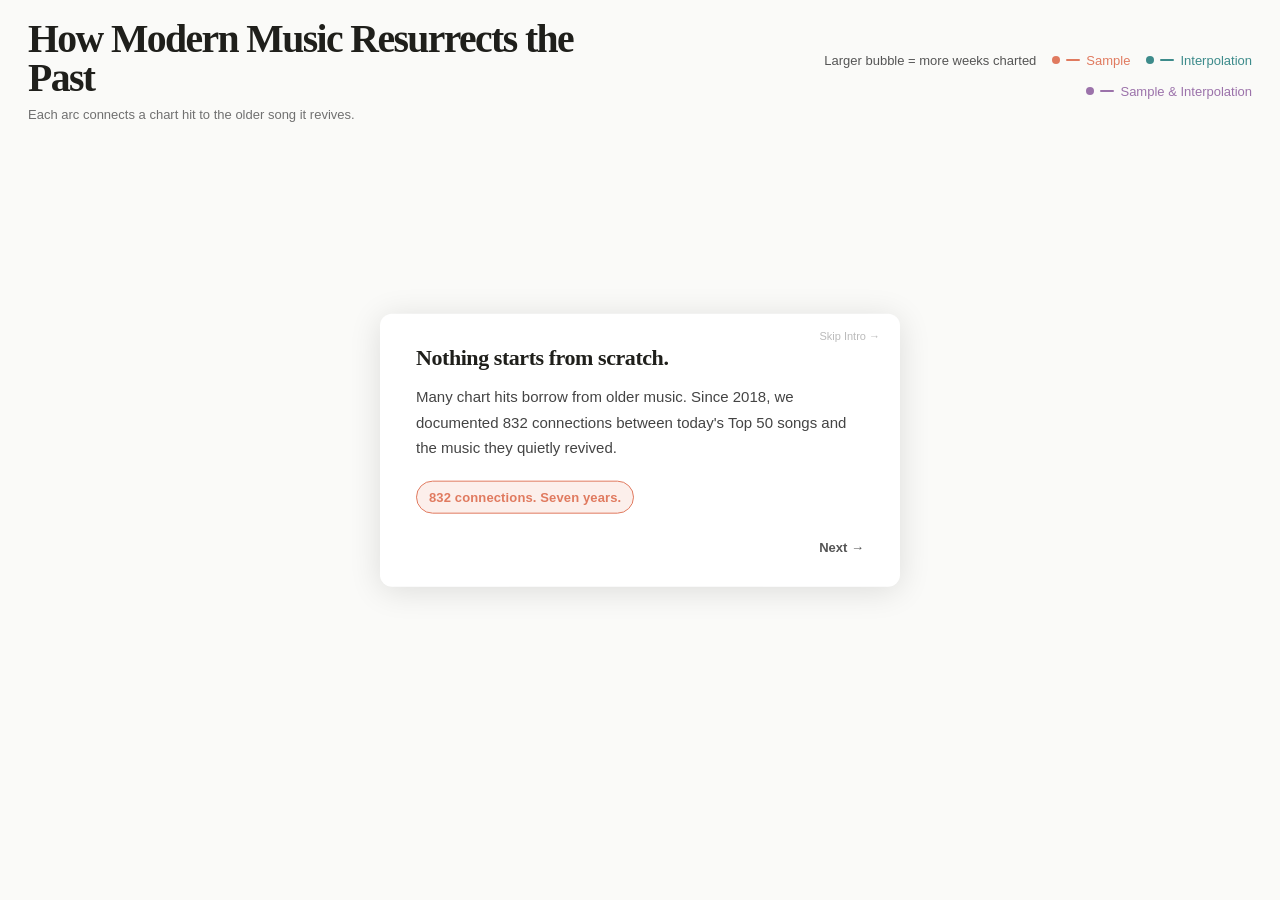
<file: viz/index.html>
<!doctype html>
<html lang="en">
  <head>
    <meta charset="UTF-8" />
    <meta name="viewport" content="width=device-width, initial-scale=1.0" />
    <title>How Modern Music Resurrects the Past</title>
    <style>
      :root {
        color-scheme: light;
        --bg: #fafaf8;
        --text: #1f1f1b;
        --muted: #444444;
        --accent: #e07a5f;
        --card-shadow: 0 4px 32px rgba(0, 0, 0, 0.12);
      }

      * {
        box-sizing: border-box;
      }

      html,
      body {
        margin: 0;
        width: 100%;
        height: 100%;
        background: var(--bg);
        color: var(--text);
        overflow: hidden;
      }

      body {
        font-family: "Avenir Next", "Segoe UI", sans-serif;
      }

      .page {
        position: relative;
        width: 100%;
        height: 100vh;
      }

      .viz-shell {
        position: fixed;
        inset: 0;
        z-index: 0;
        overflow: hidden;
        background: var(--bg);
      }

      .viz-frame {
        width: 100%;
        height: 100%;
        border: 0;
        display: block;
        opacity: 1;
      }

      .card-shell {
        position: fixed;
        inset: 0;
        z-index: 10;
        pointer-events: none;
      }

      .card {
        position: fixed;
        position: relative;
        z-index: 1000;
        width: min(520px, calc(100vw - 48px));
        max-height: calc(100vh - 160px);
        padding: 32px 36px;
        border-radius: 12px;
        background: #ffffff;
        box-shadow: var(--card-shadow);
        opacity: 1;
        transition: opacity 0.15s ease;
        overflow: hidden;
        overflow-y: auto;
        pointer-events: auto;
      }

      .skip-link {
        position: absolute;
        top: 16px;
        right: 20px;
        padding: 0;
        border: 0;
        background: transparent;
        font: inherit;
        font-size: 11px;
        color: #bbb;
        cursor: pointer;
        transition: color 180ms ease;
      }

      .skip-link:hover {
        color: #777;
      }

      .step-counter {
        position: absolute;
        top: 16px;
        left: 20px;
        font-size: 11px;
        color: #bbb;
      }

      .step-counter.is-hidden {
        display: none;
      }

      .page.is-exploring .card-shell {
        display: none;
      }

      .card h2 {
        margin: 0 0 14px;
        font-family: "Iowan Old Style", "Palatino Linotype", Georgia, serif;
        font-size: 22px;
        line-height: 1.1;
        font-weight: 700;
        letter-spacing: -0.02em;
      }

      .card p {
        margin: 0;
        font-size: 15px;
        line-height: 1.7;
        color: var(--muted);
      }

      .stat {
        display: inline-flex;
        align-items: center;
        margin-top: 20px;
        padding: 8px 12px;
        border-radius: 999px;
        background: rgba(224, 122, 95, 0.12);
        color: var(--accent);
        font-size: 13px;
        font-weight: 600;
        letter-spacing: 0.01em;
      }

      .card-nav {
        display: flex;
        align-items: center;
        justify-content: space-between;
        gap: 16px;
        margin-top: 26px;
      }

      .nav-button {
        padding: 0;
        border: 0;
        background: transparent;
        font: inherit;
        font-size: 13px;
        font-weight: 600;
        cursor: pointer;
        transition:
          opacity 180ms ease,
          color 180ms ease;
      }

      .nav-button:hover {
        opacity: 0.75;
      }

      .nav-button.is-back {
        color: #767676;
      }

      .nav-button.is-next {
        color: #555;
      }

      .nav-button.is-explore {
        color: var(--accent);
        font-size: 15px;
        font-weight: 700;
      }

      .nav-button.is-hidden {
        visibility: hidden;
        pointer-events: none;
      }

      .explore-button {
        display: none;
        width: 100%;
        margin-top: 20px;
        padding: 12px;
        border: 0;
        border-radius: 8px;
        background: var(--accent);
        color: #fff;
        font: inherit;
        font-size: 15px;
        font-weight: 700;
        cursor: pointer;
        transition: opacity 180ms ease;
      }

      .explore-button:hover {
        opacity: 0.9;
      }

      .explore-button.is-visible {
        display: block;
      }

      @media (max-width: 640px) {
        .card {
          width: min(520px, calc(100vw - 36px));
          padding: 28px 24px;
        }
      }
    </style>
  </head>
  <body>
    <div class="page" id="page">
      <div class="viz-shell">
        <iframe
          id="viz-frame"
          class="viz-frame"
          src="./viz.html"
          title="How Modern Music Resurrects the Past"
        ></iframe>
      </div>
      <div id="viz-cover" style="
        position: fixed;
        top: 0; left: 0;
        width: 100vw; height: 100vh;
        background: #fafaf8;
        opacity: 0;
        pointer-events: none;
        transition: opacity 0.15s ease;
        z-index: 5;
      "></div>
      <div id="click-blocker" style="
        position: fixed;
        top: 0; left: 0;
        width: 100vw; height: 100vh;
        z-index: 8;
        background: transparent;
        pointer-events: all;
      " onwheel="return false"></div>

      <main class="card-shell">
        <article class="card" id="card">
          <div class="step-counter is-hidden" id="step-counter"></div>
          <button type="button" class="skip-link" id="skip-link">Skip Intro →</button>
          <h2 id="card-title"></h2>
          <p id="card-body"></p>
          <div class="stat" id="card-stat"></div>
          <button type="button" class="explore-button" id="explore-button">Explore the Data →</button>
          <div class="card-nav">
            <button type="button" class="nav-button is-back" id="back-button">← Back</button>
            <button type="button" class="nav-button is-next" id="next-button">Next →</button>
          </div>
        </article>
      </main>
    </div>

    <script>
      const steps = [
        {
          year: null,
          song: null,
          artist: null,
          cardPosition: "center",
          title: "Nothing starts from scratch.",
          body: "Many chart hits borrow from older music. Since 2018, we documented 832 connections between today's Top 50 songs and the music they quietly revived.",
          stat: "832 connections. Seven years.",
          statColor: "#e07a5f",
        },
        {
          year: 2025,
          song: "Euphoria",
          artist: "Kendrick Lamar",
          originalSong: "Don't Tell A Lie About Me And I Won't Tell The Truth On You",
          cardPosition: { top: "120px", left: "auto", right: "40px", bottom: "auto", transform: "none" },
          title: "Kendrick reached back 51 years.",
          body: "Euphoria interpolates a 1974 James Brown record most people have never heard. A diss track anchored in funk older than Drake.",
          stat: "1974 → 2025. 51 years.",
          statColor: "#3d8b8b",
        },
        {
          year: 2025,
          song: "Euphoria",
          artist: "Kendrick Lamar",
          originalSong: "Worst Behavior",
          cardPosition: { top: "120px", left: "auto", right: "40px", bottom: "auto", transform: "none" },
          title: "He also interpolated his enemy.",
          body: "Euphoria interpolates Drake's own Worst Behavior. Kendrick didn't need Drake's permission since interpolations only require clearing the composition, not the master.",
          stat: "Sampling requires permission. Interpolation doesn't.",
          statColor: "#3d8b8b",
        },
        {
          year: 2020,
          song: "Hardest To Love",
          artist: "The Weeknd",
          originalSong: "Take on Me",
          cardPosition: "bottom-left",
          title: "Take on Me, Part I.",
          body: "In 2020, The Weeknd interpolated a-ha's 1985 synth-pop anthem. The Norwegian new wave track was 35 years old and still had more to give.",
          stat: "a-ha, 1985 → The Weeknd, 2020.",
          statColor: "#3d8b8b",
        },
        {
          year: 2021,
          song: "Blinding Lights",
          artist: "The Weeknd",
          originalSong: "Take on Me",
          cardPosition: "bottom-left",
          title: "Take on Me, Part II.",
          body: "A year later, Blinding Lights — already one of the longest-charting #1s in Billboard history — was also built on Take on Me. Same song. Bigger moment.",
          stat: "90 weeks on chart. #1.",
          statColor: "#3d8b8b",
        },
        {
          year: 2023,
          song: "As It Was",
          artist: "Harry Styles",
          originalSong: "Take on Me",
          cardPosition: "bottom-left",
          title: "Take on Me, Part III.",
          body: "Then Harry Styles sampled it. Three different years and two #1 hits. All reaching back to the same 40-year-old Norwegian synth.",
          stat: "One riff. Two #1s. Three top 25s.",
          statColor: "#e07a5f",
        },
        {
          year: 2021,
          song: "Hold On",
          artist: "Justin Bieber",
          cardPosition: { top: "auto", left: "40px", right: "auto", bottom: "40px", transform: "none" },
          title: "Gotye came out of nowhere.",
          body: "Somebody That I Used To Know was a 2011 indie crossover that nobody predicted would outlast everything around it. Justin Bieber sampled it on Hold On in 2021.",
          stat: "Gotye, 2011 → Bieber, 2021 → Doechii, 2025.",
          statColor: "#3d8b8b",
        },
        {
          year: 2025,
          song: "Anxiety",
          artist: "Doechii",
          originalSong: "Somebody That I Used To Know",
          cardPosition: { top: "auto", left: "50%", right: "auto", bottom: "40px", transform: "translateX(-50%)" },
          title: "And Doechii made it a duo.",
          body: "Then Doechii came back for it in 2025. Doechii sampled Somebody That I Used To Know on Anxiety. Two artists across four years independently reaching for the same unexpected source. Yet neither were able to match Gotye's #1 hit.",
          stat: "Gotye, 2011 → Bieber, 2021 → Doechii, 2025.",
          statColor: "#e07a5f",
        },
        {
          year: 2020,
          song: "HIGHEST IN THE ROOM",
          artist: "Travis Scott",
          cardPosition: { top: "auto", left: "auto", right: "40px", bottom: "40px", transform: "none" },
          title: "Pink Floyd never charted with this.",
          body: "Welcome to the Machine never appeared on the Billboard Hot 100. Travis Scott interpolated it on HIGHEST IN THE ROOM and took it straight to #1.",
          stat: "Never charted → #1.",
          statColor: "#3d8b8b",
        },
        {
          year: null,
          song: null,
          artist: null,
          cardPosition: "center",
          title: "Now explore yourself!",
          body: "Every connection in this chart is real. Filter by year, hover any node, follow any arc. The past is always closer than it looks.",
          stat: null,
          statColor: "#e07a5f",
        },
      ];

      const pageNode = document.getElementById("page");
      const cardShellNode = document.querySelector(".card-shell");
      const frameNode = document.getElementById("viz-frame");
      const vizCoverNode = document.getElementById("viz-cover");
      const clickBlockerNode = document.getElementById("click-blocker");
      const cardNode = document.getElementById("card");
      const titleNode = document.getElementById("card-title");
      const bodyNode = document.getElementById("card-body");
      const statNode = document.getElementById("card-stat");
      const stepCounterNode = document.getElementById("step-counter");
      const backButton = document.getElementById("back-button");
      const nextButton = document.getElementById("next-button");
      const exploreButton = document.getElementById("explore-button");
      const skipLink = document.getElementById("skip-link");
      let vizAPI = null;
      let activeStepIndex = 0;
      let isTransitioning = false;
      let isExploring = false;
      const cardPositions = [
        { top: "50%", left: "50%", right: "auto", bottom: "auto", transform: "translate(-50%, -50%)" },
        { top: "80px", left: "32px", right: "auto", bottom: "auto", transform: "none" },
        { top: "80px", left: "32px", right: "auto", bottom: "auto", transform: "none" },
        { top: "450px", left: "50%", right: "auto", bottom: "auto", transform: "translateX(-50%)" },
        { top: "380px", left: "50%", right: "auto", bottom: "auto", transform: "translateX(-50%)" },
        { top: "300px", left: "35%", right: "auto", bottom: "auto", transform: "translateX(-50%)" },
        { top: "380px", left: "50%", right: "auto", bottom: "auto", transform: "translateX(-50%)" },
        { top: "50%", left: "50%", right: "auto", bottom: "auto", transform: "translate(-50%, -50%)" },
        { top: "300px", left: "50%", right: "auto", bottom: "auto", transform: "translateX(-50%)" },
        { top: "50%", left: "50%", right: "auto", bottom: "auto", transform: "translate(-50%, -50%)" },
      ];

      function getVizAPI() {
        return frameNode.contentWindow?.vizAPI || null;
      }

      function wait(ms) {
        return new Promise((resolve) => window.setTimeout(resolve, ms));
      }

      async function waitForVizAPI() {
        while (!getVizAPI()) {
          await wait(120);
        }
        vizAPI = getVizAPI();
        return vizAPI;
      }

      function setFrameScrollyMode(active) {
        if (frameNode.contentWindow) {
          frameNode.contentWindow.SCROLLY_MODE = Boolean(active);
        }
      }

      function renderCard(index) {
        const step = steps[index];
        const position = cardPositions[index] || cardPositions[0];
        const resolvedTop =
          position.top && position.top.endsWith("px")
            ? `${Math.max(80, Number.parseFloat(position.top) || 0)}px`
            : position.top;
        cardNode.style.top = resolvedTop;
        cardNode.style.left = position.left;
        cardNode.style.right = position.right;
        cardNode.style.bottom = position.bottom;
        cardNode.style.transform = position.transform;
        titleNode.textContent = step.title;
        bodyNode.textContent = step.body;

        if (index === 0) {
          stepCounterNode.textContent = "";
          stepCounterNode.classList.add("is-hidden");
        } else {
          stepCounterNode.textContent = `${index} / ${steps.length - 1}`;
          stepCounterNode.classList.remove("is-hidden");
        }

        skipLink.style.display = index === steps.length - 1 ? "none" : "";

        if (step.stat) {
          statNode.textContent = step.stat;
          statNode.style.color = step.statColor || "#e07a5f";
          statNode.style.backgroundColor = `${step.statColor || "#e07a5f"}1f`;
          statNode.style.border = `1px solid ${step.statColor || "#e07a5f"}`;
          statNode.style.display = "inline-flex";
          statNode.hidden = false;
        } else {
          statNode.style.display = "none";
          statNode.hidden = true;
        }

        backButton.classList.toggle("is-hidden", index === 0);
        if (index === steps.length - 1) {
          nextButton.classList.add("is-hidden");
          exploreButton.classList.add("is-visible");
          return;
        }

        exploreButton.classList.remove("is-visible");
        nextButton.textContent = "Next →";
        nextButton.classList.toggle("is-hidden", false);
      }

      async function callVizAPI(methodName, ...args) {
        try {
          const api = await waitForVizAPI();
          const method = api?.[methodName];
          if (typeof method === "function") {
            method(...args);
          }
        } catch (error) {
          console.error(`vizAPI.${methodName} failed`, error);
        }
      }

      async function syncVizToStep(index) {
        const step = steps[index];

        if (index === 0) {
          setFrameScrollyMode(true);
          await callVizAPI("clearFocus");
          return;
        }

        setFrameScrollyMode(true);

        if (index === steps.length - 1) {
          setFrameScrollyMode(false);
          await callVizAPI("clearFocus");
          await callVizAPI("setYear", 2025);
          return;
        }

        await callVizAPI("setYear", step.year);
        await wait(320);
        if (step.originalSong) {
          await callVizAPI("focusConnection", step.song, step.originalSong);
          return;
        }

        await callVizAPI("focusSong", step.song, step.artist);
      }

      async function exitScrolly() {
        if (isExploring) {
          return;
        }

        isExploring = true;
        await callVizAPI("clearFocus");
        setFrameScrollyMode(false);
        await callVizAPI("setScrollyMode", false);
        await callVizAPI("setYear", 2025);
        clickBlockerNode.style.display = "none";
        cardNode.style.opacity = "0";
        cardNode.style.pointerEvents = "none";
        cardShellNode.style.opacity = "0";
        cardShellNode.style.pointerEvents = "none";
        cardShellNode.style.display = "none";
        pageNode.classList.add("is-exploring");
      }

      async function goToStep(index) {
        if (isExploring || isTransitioning || index < 0 || index >= steps.length || index === activeStepIndex) {
          return;
        }

        isTransitioning = true;
        try {
          const previousYear = steps[activeStepIndex]?.year ?? null;
          const nextYear = steps[index]?.year ?? null;
          const useCover = previousYear !== nextYear;

          if (useCover) {
            cardNode.style.opacity = "0";
            vizCoverNode.style.opacity = "1";
            await wait(150);
            await syncVizToStep(index);
            activeStepIndex = index;
            renderCard(activeStepIndex);
            await wait(300);
            cardNode.style.opacity = "1";
            vizCoverNode.style.opacity = "0";
            await wait(150);
            return;
          }

          await syncVizToStep(index);
          activeStepIndex = index;
          renderCard(activeStepIndex);
        } finally {
          isTransitioning = false;
        }
      }

      backButton.addEventListener("click", () => {
        goToStep(activeStepIndex - 1);
      });

      nextButton.addEventListener("click", () => {
        goToStep(activeStepIndex + 1);
      });

      exploreButton.addEventListener("click", () => {
        exitScrolly();
      });

      skipLink.addEventListener("click", (event) => {
        event.preventDefault();
        exitScrolly();
      });

      window.addEventListener("keydown", (event) => {
        if (isExploring) {
          return;
        }

        if (event.key === "ArrowLeft") {
          event.preventDefault();
          goToStep(activeStepIndex - 1);
          return;
        }

        if (event.key === "ArrowRight") {
          event.preventDefault();
          goToStep(activeStepIndex + 1);
        }
      });

      renderCard(activeStepIndex);

      frameNode.addEventListener("load", () => {
        setFrameScrollyMode(true);
        syncVizToStep(activeStepIndex);
      });
    </script>
  </body>
</html>
</file>
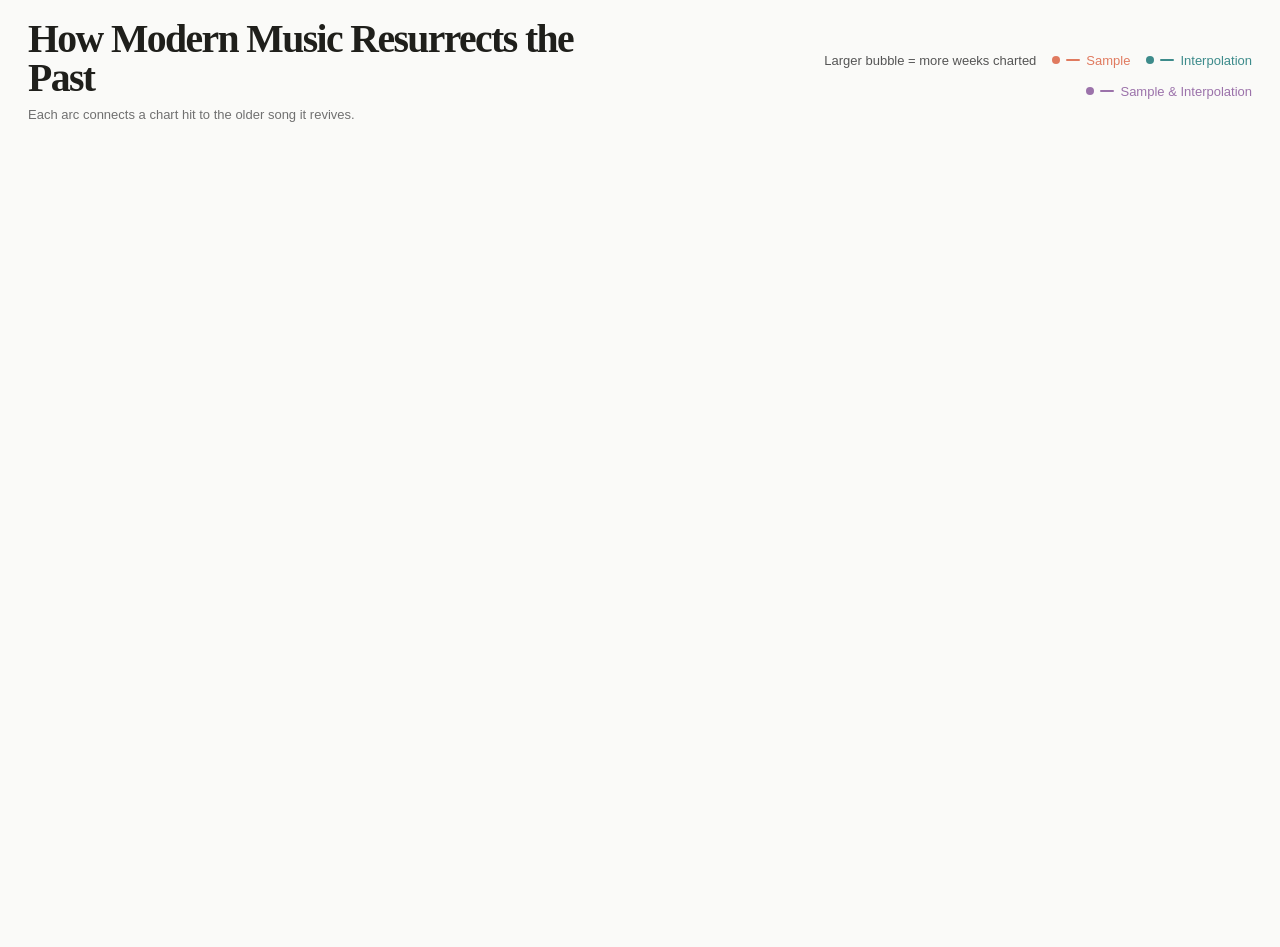
<file: viz/viz.html>
<!doctype html>
<html lang="en">
  <head>
    <meta charset="UTF-8" />
    <meta name="viewport" content="width=device-width, initial-scale=1.0" />
    <title>How Modern Music Resurrects the Past</title>
    <script src="https://d3js.org/d3.v7.min.js"></script>
    <style>
      :root {
        color-scheme: light;
        --bg: #fafaf8;
        --text: #1f1f1b;
        --muted: #666666;
        --hairline: rgba(31, 31, 27, 0.1);
        --warm: #e07a5f;
        --cool: #4a7fa5;
        --cool-soft: #a0b8c8;
        --sample: #e07a5f;
        --interpolate: #3d8b8b;
        --cover: #9b72aa;
      }

      * {
        box-sizing: border-box;
      }

      html,
      body {
        margin: 0;
        width: 100%;
        height: 100%;
        background: var(--bg);
        color: var(--text);
      }

      body {
        overflow-x: hidden;
        overflow-y: auto;
        font-family: "Avenir Next", "Segoe UI", sans-serif;
        padding-top: 16px;
      }

      .page {
        display: grid;
        grid-template-rows: auto 1fr;
        width: 100vw;
        min-height: 100vh;
      }

      .header {
        display: flex;
        flex-direction: column;
        justify-content: center;
        gap: 4px;
        padding: 4px 28px;
      }

      .header-top {
        display: flex;
        align-items: center;
        justify-content: space-between;
        gap: 24px;
      }

      .title-block {
        display: flex;
        flex-direction: column;
        gap: 2px;
        min-width: 0;
      }

      h1 {
        margin: 0 0 6px;
        font-family: "Iowan Old Style", "Palatino Linotype", Georgia, serif;
        font-size: clamp(26px, 3.1vw, 40px);
        line-height: 0.98;
        font-weight: 700;
        letter-spacing: -0.04em;
      }

      .subtitle {
        margin: 0 0 8px;
        color: #707070;
        font-size: 13px;
        line-height: 1.35;
      }

      .header-legend {
        display: flex;
        align-items: center;
        justify-content: flex-end;
        flex-wrap: wrap;
        gap: 16px;
        color: #999999;
        font-size: 13px;
        white-space: nowrap;
      }

      .header-legend-item {
        display: inline-flex;
        align-items: center;
        gap: 6px;
      }

      .header-legend-dot {
        width: 8px;
        height: 8px;
        border-radius: 999px;
        flex: 0 0 auto;
      }

      .header-legend-stroke {
        width: 14px;
        height: 0;
        border-top: 2px solid currentColor;
        border-radius: 999px;
        flex: 0 0 auto;
      }

      .controls {
        display: flex;
        align-items: center;
        justify-content: space-between;
        gap: 16px;
        min-width: 0;
      }

      .filters {
        display: flex;
        gap: 8px;
        margin-top: 6px;
        min-width: 0;
        overflow-x: auto;
        padding-bottom: 2px;
        scrollbar-width: none;
      }

      .filters::-webkit-scrollbar {
        display: none;
      }

      .year-button {
        flex: 0 0 auto;
        border: 1px solid rgba(31, 31, 27, 0.15);
        border-radius: 999px;
        background: rgba(255, 255, 255, 0.82);
        color: #666666;
        padding: 5px 12px;
        font: inherit;
        font-size: 11px;
        font-weight: 700;
        letter-spacing: 0.08em;
        text-transform: uppercase;
        cursor: pointer;
        transition:
          background 180ms ease,
          color 180ms ease,
          border-color 180ms ease;
      }

      .year-button:hover {
        background: rgba(224, 122, 95, 0.08);
        border-color: rgba(224, 122, 95, 0.35);
      }

      .year-button.is-active {
        background: #1f1f1b;
        border-color: #1f1f1b;
        color: #ffffff;
      }

      .counter {
        flex: 0 0 auto;
        color: #7a7a7a;
        font-size: 11px;
        letter-spacing: 0.02em;
        white-space: nowrap;
      }

      .chart-shell {
        position: relative;
        width: 100vw;
        height: auto;
        min-height: calc(100vh - 100px);
      }

      #chart,
      svg {
        width: 100%;
        height: 100%;
        display: block;
        background: var(--bg);
        overflow: visible;
      }

      .arc {
        fill: none;
        opacity: 0.06;
        stroke-linecap: round;
        pointer-events: stroke;
      }

      .revival-mark,
      .original-mark {
        cursor: pointer;
      }

      .revival-mark text {
        font-size: 9px;
        pointer-events: none;
      }

      .revival-mark .song-label {
        fill: #333333;
        font-weight: 600;
      }

      .revival-mark .artist-label {
        fill: #999999;
      }

      .revival-mark .peak-label {
        fill: #e07a5f;
        font-size: 11px;
        font-weight: 700;
      }

      .legend {
        position: absolute;
        left: 24px;
        bottom: 18px;
        display: flex;
        flex-direction: column;
        gap: 8px;
        padding: 14px 16px;
        border: 1px solid rgba(31, 31, 27, 0.08);
        border-radius: 16px;
        background: rgba(250, 250, 248, 0.9);
        backdrop-filter: blur(8px);
      }

      .legend-row,
      .legend-swatches {
        display: flex;
        align-items: center;
        gap: 14px;
        flex-wrap: wrap;
      }

      .legend-item {
        display: flex;
        align-items: center;
        gap: 8px;
        color: #4a4a4a;
        font-size: 12px;
      }

      .legend-circle {
        width: 10px;
        height: 10px;
        border-radius: 999px;
        flex: 0 0 auto;
      }

      .legend-stroke {
        width: 18px;
        height: 0;
        border-top: 3px solid currentColor;
        border-radius: 999px;
        flex: 0 0 auto;
      }

      .legend-note {
        color: #747474;
        font-size: 11px;
      }

      .inline-label {
        pointer-events: none;
        opacity: 0;
      }

      .inline-label text {
        line-height: 1.7;
      }

      .inline-label rect {
        fill: rgba(255, 255, 255, 0.96);
        rx: 4px;
        ry: 4px;
        filter: drop-shadow(0 2px 6px rgba(0, 0, 0, 0.12));
      }

      .inline-label line.label-leader {
        stroke: rgba(74, 74, 74, 0.18);
        stroke-width: 1;
      }

      .inline-label .song {
        font-size: 16.5px;
        font-weight: 700;
      }

      .inline-label .artist {
        font-size: 16px;
        font-weight: 400;
        fill: #555;
      }

      .inline-label .year {
        font-size: 16px;
        font-weight: 400;
        fill: #555;
      }

      .inline-label .peak {
        font-size: 18px;
        font-weight: 700;
      }

      .inline-label.original .song,
      .inline-label.original .artist {
      }

      .empty-state {
        display: grid;
        place-items: center;
        height: 100%;
        color: #9a9a9a;
        font-size: 14px;
      }

      @media (max-width: 720px) {
        .header {
          padding: 4px 16px;
        }

        .header-top {
          align-items: flex-start;
          flex-direction: column;
          gap: 12px;
        }

        .counter {
          font-size: 10px;
        }

        .year-button {
          padding: 5px 10px;
        }

        .legend {
          left: 16px;
          right: 16px;
          bottom: 14px;
        }
      }
    </style>
  </head>
  <body>
    <div class="page">
      <header class="header">
        <div class="header-top">
          <div class="title-block">
            <h1>How Modern Music Resurrects the Past</h1>
            <p class="subtitle">Each arc connects a chart hit to the older song it revives.</p>
          </div>
          <div class="header-legend" aria-label="Legend">
            <span class="header-legend-item" style="color: #555;">
              Larger bubble = more weeks charted
            </span>
            <span class="header-legend-item" style="color: #e07a5f">
              <span class="header-legend-dot" style="background: #e07a5f"></span>
              <span class="header-legend-stroke"></span>
              <span>Sample</span>
            </span>
            <span class="header-legend-item" style="color: #3d8b8b">
              <span class="header-legend-dot" style="background: #3d8b8b"></span>
              <span class="header-legend-stroke"></span>
              <span>Interpolation</span>
            </span>
            <span class="header-legend-item" style="color: #9b72aa">
              <span class="header-legend-dot" style="background: #9b72aa"></span>
              <span class="header-legend-stroke"></span>
              <span>Sample &amp; Interpolation</span>
            </span>
          </div>
        </div>
        <div class="controls">
          <div id="filters" class="filters" aria-label="Year filters"></div>
          <div id="counter" class="counter"></div>
        </div>
      </header>

      <section class="chart-shell">
        <div id="chart" aria-label="Music sample connections chart"></div>
      </section>
    </div>

    <script>
      const YEAR_OPTIONS = [2018, 2019, 2020, 2021, 2022, 2023, 2024, 2025];
      const DEFAULT_YEAR = 2025;
      const RELATIONSHIP_COLOR = {
        samples: "#E07A5F",
        interpolates: "#3D8B8B",
        cover: "#9B72AA"
      };

      const chartNode = document.getElementById("chart");
      const filtersNode = document.getElementById("filters");
      const counterNode = document.getElementById("counter");
      const pageNode = document.querySelector(".page");

      let allRows = [];
      let activeYear = DEFAULT_YEAR;
      let lockedId = null;
      let svg;
      let rootLayer;
      let bandLayer;
      let timelineLayer;
      let arcLayer;
      let originalLayer;
      let revivalLayer;
      let labelLayer;
      let revivalLabel;
      let originalLabelsLayer;
      let arcSelection = d3.select(null);
      let originalSelection = d3.select(null);
      let revivalSelection = d3.select(null);
      let resizeTimer;
      let maxWeeksOnChart = 1;
      let forcedFocusConnection = null;

      function truncate(text, maxLength = 25) {
        return text.length > maxLength ? `${text.slice(0, maxLength - 1).trimEnd()}…` : text;
      }

      function clamp(value, min, max) {
        return Math.min(max, Math.max(min, value));
      }

      function weeksRadius(weeks) {
        if (!Number.isFinite(weeks) || weeks <= 0) {
          return 7.5;
        }

        return clamp(7.5 + (weeks / 112) * 42, 7.5, 49.5);
      }

      function originalRadius(row) {
        return row.everCharted ? weeksRadius(row.originalWeeksOnChart) : 9;
      }

      function peakLabel(peak) {
        return Number.isFinite(peak) && peak > 0 ? `#${Math.round(peak)}` : "Uncharted";
      }

      function originalBaseFillOpacity(d) {
        return d.everCharted ? 0.7 : 0.7;
      }

      function originalActiveFillOpacity(d) {
        return d.everCharted ? 0.92 : 0.9;
      }

      function originalDimFillOpacity() {
        return 0.18;
      }

      function updateOriginalMarkFill(selection, transition, opacityAccessor) {
        const solidFill = selection.select("circle.original-fill");
        const topHalf = selection.select("path.original-top-half");
        const bottomHalf = selection.select("path.original-bottom-half");
        const outline = selection.select("circle.original-outline");

        solidFill
          .interrupt()
          .transition(transition)
          .attr("fill-opacity", (d) => (d.splitColors ? 0 : opacityAccessor(d)));

        topHalf
          .interrupt()
          .transition(transition)
          .attr("fill-opacity", (d) => (d.splitColors ? opacityAccessor(d) : 0));

        bottomHalf
          .interrupt()
          .transition(transition)
          .attr("fill-opacity", (d) => (d.splitColors ? opacityAccessor(d) : 0));

        outline
          .interrupt()
          .transition(transition)
          .attr("stroke-width", (d) => (opacityAccessor(d) > originalDimFillOpacity() ? 2 : 1));
      }

      function revivalBaseFillOpacity() {
        return 0.85;
      }

      function revivalActiveFillOpacity() {
        return 0.98;
      }

      function revivalDimFillOpacity() {
        return 0.22;
      }

      function colorWithOpacity(color, opacity) {
        const parsed = d3.color(color);
        if (!parsed) {
          return color;
        }

        parsed.opacity = opacity;
        return `${parsed}`;
      }

      function chartDimensions() {
        return {
          chartWidth: Number(svg?.attr("width")) || chartNode.clientWidth || window.innerWidth,
          chartHeight: Number(svg?.attr("height")) || chartNode.clientHeight || window.innerHeight,
        };
      }

      function renderWrappedLabelText(textSelection, rows, maxWidth = 300, align = "start") {
        textSelection.attr("text-anchor", align);
        textSelection.selectAll("tspan").remove();
        let isFirstRenderedLine = true;

        rows.forEach((row) => {
          const words = String(row.text || "").split(/\s+/).filter(Boolean);
          if (!words.length) {
            return;
          }

          let currentLine = "";
          let isFirstLineInRow = true;

          const appendLine = (lineText) => {
            textSelection
              .append("tspan")
              .attr("class", row.className)
              .attr("x", 0)
              .attr("dy", isFirstRenderedLine ? 0 : isFirstLineInRow ? row.rowGap : row.lineGap)
              .text(lineText)
              .style("fill", row.color || null);
            isFirstRenderedLine = false;
            isFirstLineInRow = false;
          };

          words.forEach((word) => {
            const testLine = currentLine ? `${currentLine} ${word}` : word;
            const probe = textSelection
              .append("tspan")
              .attr("class", row.className)
              .attr("x", 0)
              .attr("dy", 0)
              .text(testLine);

            const exceeds = probe.node().getComputedTextLength() > maxWidth;
            probe.remove();

            if (exceeds && currentLine) {
              appendLine(currentLine);
              currentLine = word;
            } else {
              currentLine = testLine;
            }
          });

          if (currentLine) {
            appendLine(currentLine);
          }
        });
      }

      function measureLabelBox(label, align) {
        const text = label.select("text");
        text.attr("text-anchor", align);
        return text.node().getBBox();
      }

      function applyLabelBox(label, bbox, paddingX = 14, paddingY = 11) {
        label
          .select("rect")
          .attr("x", bbox.x - paddingX)
          .attr("y", bbox.y - paddingY)
          .attr("width", bbox.width + paddingX * 2)
          .attr("height", bbox.height + paddingY * 2);
      }

      function variantDirection(variant) {
        switch (variant) {
          case "left":
            return { x: -1, y: 0 };
          case "right":
            return { x: 1, y: 0 };
          case "above":
            return { x: 0, y: -1 };
          case "below":
            return { x: 0, y: 1 };
          case "above-left":
            return { x: -0.75, y: -0.65 };
          case "above-right":
            return { x: 0.75, y: -0.65 };
          case "below-left":
            return { x: -0.75, y: 0.65 };
          case "below-right":
            return { x: 0.75, y: 0.65 };
          default:
            return { x: 1, y: 0 };
        }
      }

      function buildLabelPlacement(nodeX, nodeY, nodeClearance, bbox, variant, chartWidth, chartHeight) {
        const paddingX = 10;
        const paddingY = 8;
        const edgePad = 20;
        const requiredGap = nodeClearance * 2 + 24;
        const cardGap = requiredGap + 4;
        const sidePad = cardGap;
        const diagonalPadX = cardGap + 20;
        const diagonalPadY = Math.max(cardGap + 8, bbox.height * 0.6 + nodeClearance * 0.6);
        const isLeft = variant.includes("left");
        const isRight = variant.includes("right");
        const isAbove = variant.startsWith("above");
        const isBelow = variant.startsWith("below");
        const isVertical = variant === "above" || variant === "below";
        let x = nodeX;
        if (isLeft) {
          x = nodeX - (variant === "left" ? sidePad : diagonalPadX);
        } else if (isRight) {
          x = nodeX + (variant === "right" ? sidePad : diagonalPadX);
        }
        let y = nodeY - (bbox.y + bbox.height / 2);

        if (isAbove) {
          y -= diagonalPadY;
        } else if (isBelow) {
          y += diagonalPadY;
        }

        if (isVertical) {
          const centeredRectLeft = x + bbox.x - paddingX;
          const centeredRectRight = x + bbox.x + bbox.width + paddingX;
          if (centeredRectLeft < edgePad) {
            x += edgePad - centeredRectLeft;
          }
          if (centeredRectRight > chartWidth - edgePad) {
            x -= centeredRectRight - (chartWidth - edgePad);
          }
        }

        const unclampedRect = {
          x0: x + bbox.x - paddingX,
          y0: y + bbox.y - paddingY,
          x1: x + bbox.x + bbox.width + paddingX,
          y1: y + bbox.y + bbox.height + paddingY,
        };

        let shiftX = 0;
        let shiftY = 0;
        if (unclampedRect.x0 < edgePad) {
          shiftX += edgePad - unclampedRect.x0;
        }
        if (unclampedRect.x1 > chartWidth - edgePad) {
          shiftX -= unclampedRect.x1 - (chartWidth - edgePad);
        }
        if (unclampedRect.y0 < edgePad) {
          shiftY += edgePad - unclampedRect.y0;
        }
        if (unclampedRect.y1 > chartHeight - edgePad) {
          shiftY -= unclampedRect.y1 - (chartHeight - edgePad);
        }

        let finalX = x + shiftX;
        let finalY = y + shiftY;
        let rect = {
          x0: finalX + bbox.x - paddingX,
          y0: finalY + bbox.y - paddingY,
          x1: finalX + bbox.x + bbox.width + paddingX,
          y1: finalY + bbox.y + bbox.height + paddingY,
        };
        const direction = variantDirection(variant);
        const ownGapDistance = pointToRectDistance(nodeX, nodeY, rect);
        if (ownGapDistance < requiredGap) {
          const extra = requiredGap - ownGapDistance;
          finalX += direction.x * extra;
          finalY += direction.y * extra;
          const pushedRect = {
            x0: finalX + bbox.x - paddingX,
            y0: finalY + bbox.y - paddingY,
            x1: finalX + bbox.x + bbox.width + paddingX,
            y1: finalY + bbox.y + bbox.height + paddingY,
          };
          if (pushedRect.x0 < edgePad) {
            finalX += edgePad - pushedRect.x0;
          }
          if (pushedRect.x1 > chartWidth - edgePad) {
            finalX -= pushedRect.x1 - (chartWidth - edgePad);
          }
          if (pushedRect.y0 < edgePad) {
            finalY += edgePad - pushedRect.y0;
          }
          if (pushedRect.y1 > chartHeight - edgePad) {
            finalY -= pushedRect.y1 - (chartHeight - edgePad);
          }
          rect = {
            x0: finalX + bbox.x - paddingX,
            y0: finalY + bbox.y - paddingY,
            x1: finalX + bbox.x + bbox.width + paddingX,
            y1: finalY + bbox.y + bbox.height + paddingY,
          };
        }

        return {
          variant,
          side: isLeft ? "left" : "right",
          x: finalX,
          y: finalY,
          bbox,
          rect,
          anchorAlign: isLeft ? "end" : "start",
          displacement: Math.hypot(finalX - x, finalY - y),
          ownGapDistance: pointToRectDistance(nodeX, nodeY, rect),
          requiredGap,
        };
      }

      function placementOverlapArea(a, b) {
        const overlapX = Math.max(0, Math.min(a.x1, b.x1) - Math.max(a.x0, b.x0));
        const overlapY = Math.max(0, Math.min(a.y1, b.y1) - Math.max(a.y0, b.y0));
        return overlapX * overlapY;
      }

      function pointToRectDistance(x, y, rect) {
        const dx = Math.max(rect.x0 - x, 0, x - rect.x1);
        const dy = Math.max(rect.y0 - y, 0, y - rect.y1);
        return Math.hypot(dx, dy);
      }

      function scoreLabelPlacement(candidate, node, placedRects, nearbyNodes, variantOrder) {
        let score = 0;
        const variantIndex = variantOrder.indexOf(candidate.variant) === -1 ? variantOrder.length : variantOrder.indexOf(candidate.variant);
        const extraGap = Math.max(0, candidate.ownGapDistance - candidate.requiredGap);
        score += variantIndex * 8;
        score += extraGap * 26;
        score += candidate.displacement * 6;
        score += Math.abs(candidate.y - node.y) * 0.12;
        if (candidate.ownGapDistance < candidate.requiredGap) {
          score += (candidate.requiredGap - candidate.ownGapDistance) * 600;
        }

        placedRects.forEach((rect) => {
          score += placementOverlapArea(candidate.rect, rect.rect) * 4;
        });

        nearbyNodes.forEach((otherNode) => {
          if (otherNode.key === node.key) {
            return;
          }
          const distance = pointToRectDistance(otherNode.x, otherNode.y, candidate.rect);
          if (distance < otherNode.clearance) {
            score += (otherNode.clearance - distance) * 140;
          }
        });

        return score;
      }

      function candidateOrderForOriginal(node, extent) {
        const xRatio = extent.xSpan > 0 ? (node.x - extent.minX) / extent.xSpan : 0.5;
        const yRatio = extent.ySpan > 0 ? (node.y - extent.minY) / extent.ySpan : 0.5;

        if (xRatio < 0.33) {
          return yRatio < 0.35
            ? ["left", "below-left", "below", "below-right", "above-left", "right", "above-right", "above"]
            : ["left", "above-left", "above", "below-left", "right", "above-right", "below-right", "below"];
        }

        if (xRatio > 0.66) {
          return yRatio > 0.65
            ? ["right", "above-right", "above", "above-left", "below-right", "left", "below-left", "below"]
            : ["right", "below-right", "below", "above-right", "left", "below-left", "above-left", "above"];
        }

        if (yRatio < 0.4) {
          return ["below", "below-right", "below-left", "right", "left", "above-right", "above-left", "above"];
        }

        if (yRatio > 0.6) {
          return ["above", "above-right", "above-left", "right", "left", "below-right", "below-left", "below"];
        }

        return ["above-right", "above-left", "below-right", "below-left", "right", "left", "above", "below"];
      }

      function chooseAdaptivePlacement(label, node, variantOrder, placedRects, nearbyNodes) {
        const text = label.select("text");
        const { chartWidth, chartHeight } = chartDimensions();
        const variants = [...new Set(variantOrder)];
        const candidates = variants.map((variant) => {
          const align = variant.includes("left") ? "end" : variant.includes("right") ? "start" : "middle";
          const bbox = measureLabelBox(label, align);
          applyLabelBox(label, bbox);
          const candidate = buildLabelPlacement(node.x, node.y, node.clearance || 10, bbox, variant, chartWidth, chartHeight);
          candidate.score = scoreLabelPlacement(candidate, node, placedRects, nearbyNodes, variants);
          return candidate;
        });

        const validCandidates = candidates.filter((candidate) => candidate.ownGapDistance >= candidate.requiredGap - 1);
        const best = (validCandidates.length ? validCandidates : candidates).sort((a, b) => {
          if (validCandidates.length) {
            return (
              d3.ascending(Math.max(0, a.ownGapDistance - a.requiredGap), Math.max(0, b.ownGapDistance - b.requiredGap)) ||
              d3.ascending(a.score, b.score)
            );
          }
          return d3.ascending(a.score, b.score);
        })[0];
        text.attr("text-anchor", best.anchorAlign);
        applyLabelBox(label, best.bbox);
        label.attr("transform", `translate(${best.x},${best.y})`);
        return best;
      }

      function placementOrderForOriginals(originalItems, extent) {
        return originalItems
          .slice()
          .sort((a, b) => {
            const aXR = extent.xSpan > 0 ? (a.originalX - extent.minX) / extent.xSpan : 0.5;
            const bXR = extent.xSpan > 0 ? (b.originalX - extent.minX) / extent.xSpan : 0.5;
            const aExtremity = Math.abs(aXR - 0.5);
            const bExtremity = Math.abs(bXR - 0.5);
            return (
              d3.descending(aExtremity, bExtremity) ||
              d3.ascending(a.originalY, b.originalY) ||
              d3.ascending(a.originalX, b.originalX)
            );
          });
      }

      function setInlineLabel(label, lines, nodeX, nodeY, preferredSide, className) {
        label.attr("class", `inline-label ${className}`);

        const text = label.select("text");
        renderWrappedLabelText(text, [
          { className: "song", text: lines[0], rowGap: 13, lineGap: 12 },
          { className: "artist", text: lines[1], rowGap: 13, lineGap: 12 },
          { className: "year", text: lines[2], rowGap: 13, lineGap: 12 },
          { className: "peak", text: lines[3], rowGap: 14, lineGap: 13 },
        ], 300, "start");

        label.style("opacity", 1);
        const fallbackOrder =
          preferredSide === "left"
            ? ["left", "above-left", "below-left", "above", "below", "right", "above-right", "below-right"]
            : ["right", "above-right", "below-right", "above", "below", "left", "above-left", "below-left"];
        const placement = chooseAdaptivePlacement(
          label,
          { x: nodeX, y: nodeY, key: `${nodeX}-${nodeY}`, clearance: 10 },
          fallbackOrder,
          [],
          []
        );
        label.select("text").attr("text-anchor", placement.anchorAlign);
        const finalBbox = measureLabelBox(label, placement.anchorAlign);
        applyLabelBox(label, finalBbox);
        return placement;
      }

      function dedupeOriginalItems(originalItems) {
        return Array.from(
          d3.group(originalItems, (d) => d.originalKey),
          ([, items]) =>
            items
              .slice()
              .sort(
                (a, b) =>
                  d3.ascending(a.originalY, b.originalY) ||
                  d3.ascending(a.originalX, b.originalX) ||
                  d3.ascending(a.id, b.id)
              )[0]
        );
      }

      function showInlineLabels(links, originalItems = Array.isArray(links) ? links : [links]) {
        const linkList = (Array.isArray(links) ? links : [links]).filter(Boolean);
        const uniqueRevivalItems = Array.from(
          d3.group(linkList, (d) => d.revivalKey),
          ([, items]) => items[0]
        );
        const primaryLink = uniqueRevivalItems[0];
        const uniqueOriginalItems = dedupeOriginalItems(originalItems);
        const nearbyNodes = uniqueOriginalItems.map((item) => ({
          key: item.originalKey,
          x: item.originalX,
          y: item.originalY,
          clearance: item.originalR + 14,
        }));
        const sourceExtent = {
          minX: d3.min(uniqueOriginalItems, (d) => d.originalX) ?? primaryLink.originalX,
          maxX: d3.max(uniqueOriginalItems, (d) => d.originalX) ?? primaryLink.originalX,
          minY: d3.min(uniqueOriginalItems, (d) => d.originalY) ?? primaryLink.originalY,
          maxY: d3.max(uniqueOriginalItems, (d) => d.originalY) ?? primaryLink.originalY,
        };
        sourceExtent.xSpan = Math.max(1, sourceExtent.maxX - sourceExtent.minX);
        sourceExtent.ySpan = Math.max(1, sourceExtent.maxY - sourceExtent.minY);

        const revivalLabels = labelLayer
          .selectAll("g.revival-inline-label")
          .data(uniqueRevivalItems, (d) => d.revivalKey)
          .join(
            (enter) => {
              const group = enter.append("g").attr("class", "revival-inline-label");
              group.append("line").attr("class", "label-leader");
              group.append("rect").attr("rx", 4).attr("ry", 4);
              group.append("text");
              return group;
            },
            (update) => update,
            (exit) => exit.remove()
          );

        const placedRects = [];
        revivalLabels.each(function (revivalLink) {
          const group = d3.select(this);
          group.attr("class", "inline-label revival revival-inline-label").style("opacity", 1);
          renderWrappedLabelText(group.select("text"), [
            { className: "song", text: revivalLink.revivalSong, rowGap: 18, lineGap: 17, color: revivalLink.revivalColor },
            { className: "artist", text: revivalLink.revivalArtist, rowGap: 18, lineGap: 17 },
            { className: "year", text: String(revivalLink.revivalChartYear), rowGap: 18, lineGap: 17 },
            { className: "peak", text: peakLabel(revivalLink.revivalPeak), rowGap: 19, lineGap: 18, color: revivalLink.revivalColor },
          ], 300, "start");

          const placement = chooseAdaptivePlacement(
            group,
            { x: revivalLink.revivalX, y: revivalLink.revivalY, key: revivalLink.revivalKey, clearance: revivalLink.revivalR },
            ["left", "above-left", "below-left", "above", "below", "above-right", "below-right", "right"],
            placedRects,
            nearbyNodes
          );
          group.select("text").attr("text-anchor", placement.anchorAlign);
          const finalBbox = measureLabelBox(group, placement.anchorAlign);
          applyLabelBox(group, finalBbox);

          const localNodeX = revivalLink.revivalX - placement.x;
          const localNodeY = revivalLink.revivalY - placement.y;
          const rect = {
            x0: finalBbox.x - 10,
            y0: finalBbox.y - 8,
            x1: finalBbox.x + finalBbox.width + 10,
            y1: finalBbox.y + finalBbox.height + 8,
          };
          const anchorX = clamp(localNodeX, rect.x0, rect.x1);
          const anchorY = clamp(localNodeY, rect.y0, rect.y1);
          const leaderDistance = Math.hypot(localNodeX - anchorX, localNodeY - anchorY);

          group
            .select("line.label-leader")
            .attr("x1", localNodeX)
            .attr("y1", localNodeY)
            .attr("x2", anchorX)
            .attr("y2", anchorY)
            .style("opacity", leaderDistance > 18 ? 1 : 0);

          placedRects.push({ rect: placement.rect });
        });

        const originalLabels = originalLabelsLayer
          .selectAll("g.original-inline-label")
          .data(uniqueOriginalItems, (d) => d.originalKey)
          .join(
            (enter) => {
              const group = enter.append("g");
              group.append("line").attr("class", "label-leader");
              group.append("rect").attr("rx", 4).attr("ry", 4);
              group.append("text");
              return group;
            },
            (update) => update,
            (exit) => exit.remove()
          );

        const labelGroupByKey = new Map();
        originalLabels.each(function (item) {
          labelGroupByKey.set(item.originalKey, d3.select(this));
        });

        placementOrderForOriginals(uniqueOriginalItems, sourceExtent).forEach((item) => {
          const group = labelGroupByKey.get(item.originalKey);
          group.attr("class", "inline-label original original-inline-label").style("opacity", 1);
          const lines = [item.originalSong, item.originalArtist, String(item.originalReleaseYear), peakLabel(item.originalPeakDisplay)];
          const preferredVariants = candidateOrderForOriginal({ x: item.originalX, y: item.originalY }, sourceExtent);
          renderWrappedLabelText(group.select("text"), [
            { className: "song", text: lines[0], rowGap: 18, lineGap: 17, color: item.originalColor },
            { className: "artist", text: lines[1], rowGap: 18, lineGap: 17 },
            { className: "year", text: lines[2], rowGap: 18, lineGap: 17 },
            { className: "peak", text: lines[3], rowGap: 19, lineGap: 18, color: item.originalColor },
          ], 300, "start");

          const placement = chooseAdaptivePlacement(
            group,
            { x: item.originalX, y: item.originalY, key: item.originalKey, clearance: item.originalR },
            preferredVariants,
            placedRects,
            [
              ...nearbyNodes,
              ...uniqueRevivalItems.map((revivalLink) => ({
                key: revivalLink.revivalKey,
                x: revivalLink.revivalX,
                y: revivalLink.revivalY,
                clearance: revivalLink.revivalR + 18,
              })),
            ]
          );
          group.select("text").attr("text-anchor", placement.anchorAlign);
          const finalBbox = measureLabelBox(group, placement.anchorAlign);
          applyLabelBox(group, finalBbox);

          const localNodeX = item.originalX - placement.x;
          const localNodeY = item.originalY - placement.y;
          const rect = {
            x0: finalBbox.x - 10,
            y0: finalBbox.y - 8,
            x1: finalBbox.x + finalBbox.width + 10,
            y1: finalBbox.y + finalBbox.height + 8,
          };
          const anchorX = clamp(localNodeX, rect.x0, rect.x1);
          const anchorY = clamp(localNodeY, rect.y0, rect.y1);
          const leaderDistance = Math.hypot(localNodeX - anchorX, localNodeY - anchorY);

          group
            .select("line.label-leader")
            .attr("x1", localNodeX)
            .attr("y1", localNodeY)
            .attr("x2", anchorX)
            .attr("y2", anchorY)
            .style("opacity", leaderDistance > 18 ? 1 : 0);

          placedRects.push({ rect: placement.rect });
        });
      }

      function hideInlineLabels() {
        labelLayer.selectAll("g.revival-inline-label").remove();
        revivalLabel.style("opacity", 0);
        originalLabelsLayer.selectAll("*").remove();
      }

      function setYear(year) {
        const nextYear = year === "ALL" ? "ALL" : Number(year);
        forcedFocusConnection = null;
        if (activeYear === nextYear) {
          updateButtons();
          return;
        }

        activeYear = nextYear;
        lockedId = null;
        hideInlineLabels();
        render(true);
        updateButtons();
      }

      function buildButtons() {
        filtersNode.innerHTML = "";

        YEAR_OPTIONS.forEach((year) => {
          const button = document.createElement("button");
          button.type = "button";
          button.className = "year-button";
          button.dataset.year = String(year);
          button.textContent = String(year);
          button.addEventListener("click", () => setYear(year));
          filtersNode.appendChild(button);
        });
      }

      function updateButtons() {
        filtersNode.querySelectorAll(".year-button").forEach((button) => {
          button.classList.toggle("is-active", button.dataset.year === String(activeYear));
        });
      }

      function filteredRows() {
        const rows = activeYear === "ALL"
          ? allRows.slice()
          : allRows.filter((row) => row.revivalChartYear === activeYear);
        return rows.filter(
          (row) =>
            row.revivalPeak <= 50 ||
            (
              forcedFocusConnection &&
              row.revivalChartYear === forcedFocusConnection.year &&
              row.revivalSong.toLowerCase() === forcedFocusConnection.revivalSong &&
              row.originalSong.toLowerCase() === forcedFocusConnection.originalSong
            )
        );
      }

      function buildRevivalColorMap(rows) {
        const uniqueRevivals = new Map();

        rows.forEach((row) => {
          const key = `${row.revivalSong}__${row.revivalArtist}`.toLowerCase();
          if (!uniqueRevivals.has(key)) {
            uniqueRevivals.set(key, row);
          }
        });

        const colorMap = new Map();
        const grouped = d3.group([...uniqueRevivals.entries()], ([, row]) => row.relationshipType);

        grouped.forEach((entries, relationshipType) => {
          const sortedEntries = entries.slice().sort(([, a], [, b]) => {
            return (
              d3.ascending(a.revivalPeak, b.revivalPeak) ||
              d3.descending(a.revivalWeeksOnChart, b.revivalWeeksOnChart) ||
              d3.descending(a.revivalSpotifyPopularity, b.revivalSpotifyPopularity) ||
              d3.ascending(a.revivalSong, b.revivalSong) ||
              d3.ascending(a.revivalArtist, b.revivalArtist)
            );
          });

          if (relationshipType === "cover") {
            sortedEntries.forEach(([key]) => colorMap.set(key, "#9B72AA"));
            return;
          }

          sortedEntries.forEach(([key]) => {
            colorMap.set(key, RELATIONSHIP_COLOR[relationshipType]);
          });
        });

        const revivalTypeCount = new Map();
        rows.forEach((row) => {
          const key = `${row.revivalSong}__${row.revivalArtist}`.toLowerCase();
          if (!revivalTypeCount.has(key)) revivalTypeCount.set(key, new Set());
          revivalTypeCount.get(key).add(row.relationshipType);
        });
        revivalTypeCount.forEach((types, key) => {
          if (types.size > 1) {
            colorMap.set(key, "#B07A9E");
          }
        });

        return colorMap;
      }

      function getZoneGeometry(height) {
        const topMargin = 36;
        const bottomMargin = height - 40;
        const zoneOrder = ["number1", "top10", "top40", "charted", "never-charted"];
        const totalHeight = bottomMargin - topMargin;
        const zoneHeights = new Map([
          ["number1", totalHeight * 0.10],
          ["top10", totalHeight * 0.13],
          ["top40", totalHeight * 0.35],
          ["charted", totalHeight * 0.20],
          ["never-charted", totalHeight * 0.10],
        ]);
        const allocatedHeight = d3.sum([...zoneHeights.values()]);
        const zonePadding = Math.max(0, (totalHeight - allocatedHeight) / (zoneOrder.length + 1));
        let runningY = topMargin + zonePadding;
        const zoneBounds = new Map();

        zoneOrder.forEach((zoneKey) => {
          const zoneHeight = zoneHeights.get(zoneKey) || 0;
          zoneBounds.set(zoneKey, {
            y0: runningY,
            y1: runningY + zoneHeight,
          });
          runningY += zoneHeight + zonePadding;
        });

        const getPeakBucket = (peak, everCharted = true) => {
          if (!everCharted || !Number.isFinite(peak)) {
            return "never-charted";
          }
          if (peak === 1) {
            return "number1";
          }
          if (peak >= 2 && peak <= 10) {
            return "top10";
          }
          if (peak >= 11 && peak <= 40) {
            return "top40";
          }
          return "charted";
        };

        return {
          topMargin,
          bottomMargin,
          zoneOrder,
          zoneBounds,
          getPeakBucket,
        };
      }

      function projectYearsBetween(yearsBetween) {
        const normalized = clamp(yearsBetween / 65, 0, 1);
        if (normalized <= 0.65) {
          return (normalized / 0.65) * 0.78;
        }
        return 0.78 + ((normalized - 0.65) / 0.35) * 0.22;
      }

      function buildArcPath(originalX, originalY, originalR, revivalX, revivalY, revivalR) {
        const startX = originalX + originalR;
        const endX = revivalX - revivalR;
        const cp1x = originalX + (revivalX - originalX) * 0.3;
        const cp2x = originalX + (revivalX - originalX) * 0.7;
        return `M${startX},${originalY} C${cp1x},${originalY} ${cp2x},${revivalY} ${endX},${revivalY}`;
      }

      function computeLayout(rows, width, height) {
        const revivalXBase = width - 480;
        const leftMargin = 80;
        const { topMargin, bottomMargin, zoneOrder, zoneBounds, getPeakBucket } = getZoneGeometry(height);
        const uniqueRevivals = new Map();
        rows.forEach((row) => {
          const key = `${row.revivalSong}__${row.revivalArtist}`.toLowerCase();
          if (!uniqueRevivals.has(key)) {
            uniqueRevivals.set(key, row);
          }
        });

        const makeZonePositionMap = (items, keyFn, bucketFn, sortFn, radiusFn, includeXOffset = false, peakFn = null) => {
          const uniqueItems = new Map();

          items.forEach((item) => {
            const key = keyFn(item);
            const existing = uniqueItems.get(key);
            if (!existing) {
              uniqueItems.set(key, item);
              return;
            }

            const existingPeak = peakFn ? peakFn(existing) : null;
            const nextPeak = peakFn ? peakFn(item) : null;
            if (Number.isFinite(nextPeak) && (!Number.isFinite(existingPeak) || nextPeak < existingPeak)) {
              uniqueItems.set(key, item);
            }
          });

          const sortedItems = [...uniqueItems.values()].sort(sortFn);
          const bucketGroups = d3.group(sortedItems, (item) => bucketFn(item));
          const positionedItems = [];

          zoneOrder.forEach((zoneKey) => {
            const zoneItems = (bucketGroups.get(zoneKey) || []).slice().sort(sortFn);
            if (!zoneItems.length) {
              return;
            }

            const zone = zoneBounds.get(zoneKey);
            const peakGroups = d3.group(zoneItems, (item) => {
              const peakValue = peakFn ? peakFn(item) : null;
              return Number.isFinite(peakValue) ? peakValue : zoneKey;
            });
            const sortedPeakValues = [...peakGroups.keys()].sort((a, b) => {
              if (typeof a === "number" && typeof b === "number") {
                return d3.ascending(a, b);
              }
              return d3.ascending(String(a), String(b));
            });

            sortedPeakValues.forEach((peakValue, peakIndex) => {
              const peakItems = peakGroups.get(peakValue) || [];
              const laneCenter =
                zone.y0 + ((peakIndex + 0.5) / Math.max(sortedPeakValues.length, 1)) * (zone.y1 - zone.y0);
              const previousLaneCenter = peakIndex > 0
                ? zone.y0 + (((peakIndex - 1) + 0.5) / Math.max(sortedPeakValues.length, 1)) * (zone.y1 - zone.y0)
                : null;
              const nextLaneCenter = peakIndex < sortedPeakValues.length - 1
                ? zone.y0 + (((peakIndex + 1) + 0.5) / Math.max(sortedPeakValues.length, 1)) * (zone.y1 - zone.y0)
                : null;
              const laneTop = previousLaneCenter === null ? zone.y0 : (previousLaneCenter + laneCenter) / 2;
              const laneBottom = nextLaneCenter === null ? zone.y1 : (laneCenter + nextLaneCenter) / 2;

              if (zoneKey === "number1") {
                peakItems.sort((a, b) => radiusFn(b) - radiusFn(a));
                const fullWidth = (width - 60) - (revivalXBase + 30);
                const step = peakItems.length > 1 ? fullWidth / (peakItems.length - 1) : 0;
                peakItems.forEach((item, i) => {
                  positionedItems.push({
                    key: keyFn(item),
                    y: laneCenter,
                    xOffset: i * step,
                    laneTop,
                    laneBottom,
                  });
                });
                return;
              }

              peakItems.forEach((item, index) => {
                const radius = radiusFn(item);
                const offsetStep = 6;
                const offsetCap = 9;
                const rawOffset = (index - (peakItems.length - 1) / 2) * offsetStep;
                const y = clamp(
                  laneCenter + clamp(rawOffset, -offsetCap, offsetCap),
                  zone.y0 + radius + 2,
                  zone.y1 - radius - 2
                );
                let xOffset = 0;

                if (includeXOffset && peakFn) {
                  const radii = peakItems.map((entry) => radiusFn(entry));
                  const gap = 6;
                  const rawClusterWidth =
                    radii.reduce((sum, r) => sum + r * 2, 0) + gap * Math.max(radii.length - 1, 0);
                  const clusterWidth = Math.min(rawClusterWidth, 60);
                  const scale = clusterWidth / Math.max(rawClusterWidth, 1);
                  let cursor = -clusterWidth / 2;
                  const clusterOffset = radii
                    .map((entryRadius) => {
                      const center = cursor + entryRadius * scale;
                      cursor += entryRadius * 2 * scale + gap;
                      return center;
                    })[index];
                  const totalPeaks = sortedPeakValues.length;
                  const availableWidth = (width - 60) - (revivalXBase + 30);
                  const peakBandWidth = totalPeaks > 1 ? availableWidth : 0;
                  const peakOffset = totalPeaks > 1
                    ? (peakIndex / (totalPeaks - 1)) * peakBandWidth
                    : 0;

                  xOffset = clusterOffset + peakOffset;
                }

                positionedItems.push({
                  key: keyFn(item),
                  y,
                  xOffset,
                  laneTop,
                  laneBottom,
                });
              });
            });
          });

          return new Map(
            positionedItems.map((item) => [
              item.key,
              {
                y: item.y,
                xOffset: item.xOffset,
                laneTop: item.laneTop,
                laneBottom: item.laneBottom,
              },
            ])
          );
        };

        const revivalPositionMap = makeZonePositionMap(
          rows,
          (row) => `${row.revivalSong}__${row.revivalArtist}`.toLowerCase(),
          (row) => getPeakBucket(row.revivalPeak, true),
          (a, b) =>
            d3.ascending(a.revivalPeak, b.revivalPeak) ||
            d3.descending(a.revivalWeeksOnChart, b.revivalWeeksOnChart) ||
            d3.descending(a.revivalSpotifyPopularity, b.revivalSpotifyPopularity) ||
            d3.ascending(a.revivalSong, b.revivalSong) ||
            d3.ascending(a.revivalArtist, b.revivalArtist),
          (row) => weeksRadius(row.revivalWeeksOnChart),
          true,
          (row) => row.revivalPeak
        );
        const originalYMap = makeZonePositionMap(
          rows,
          (row) => `${row.originalSong}__${row.originalArtist}`.toLowerCase(),
          (row) => getPeakBucket(row.originalPeak, row.everCharted),
          (a, b) =>
            d3.ascending(
              Number.isFinite(a.originalPeak) ? a.originalPeak : Number.POSITIVE_INFINITY,
              Number.isFinite(b.originalPeak) ? b.originalPeak : Number.POSITIVE_INFINITY
            ) ||
            d3.descending(a.originalWeeksOnChart, b.originalWeeksOnChart) ||
            d3.ascending(a.originalSong, b.originalSong) ||
            d3.ascending(a.originalArtist, b.originalArtist),
          (row) => originalRadius(row),
          false,
          (row) => row.originalPeak
        );
        const revivalColorMap = buildRevivalColorMap(rows);
        const positionedRows = rows
          .slice()
          .sort(
            (a, b) =>
              d3.ascending(a.revivalPeak, b.revivalPeak) ||
              d3.ascending(a.revivalSong, b.revivalSong) ||
              d3.ascending(a.originalSong, b.originalSong)
          )
          .map((row) => {
            const revivalKey = `${row.revivalSong}__${row.revivalArtist}`.toLowerCase();
            const originalKey = `${row.originalSong}__${row.originalArtist}`.toLowerCase();
            const revivalPosition = revivalPositionMap.get(revivalKey) || { y: topMargin, xOffset: 0 };
            const revivalY = revivalPosition.y;
            const revivalR = weeksRadius(row.revivalWeeksOnChart);
            const revivalX = Math.min(
              Math.max(revivalXBase + 30 + revivalPosition.xOffset, revivalXBase),
              width - 50
            );
            const originalR = originalRadius(row);
            const revivalColor = revivalColorMap.get(revivalKey) || RELATIONSHIP_COLOR[row.relationshipType];
            const originalColor = revivalColor;
            if (!originalColor) {
              console.log("original bubble missing color", {
                originalSong: row.originalSong,
                originalArtist: row.originalArtist,
                revivalSong: row.revivalSong,
                revivalArtist: row.revivalArtist,
                relationshipType: row.relationshipType,
              });
            }
            const originalX = clamp(
              (revivalXBase - 10) - projectYearsBetween(row.yearsBetween) * (width * 0.85),
              leftMargin + 40,
              revivalXBase - 60
            );
            const unchartedZone = zoneBounds.get("never-charted");
            const originalPosition = originalYMap.get(originalKey);
            const originalY = originalPosition?.y ?? (unchartedZone.y0 + unchartedZone.y1) / 2;

            return {
              ...row,
              revivalKey,
              originalKey,
              revivalX,
              revivalY,
              revivalR,
              originalX,
              originalY,
              originalLaneTop: originalPosition?.laneTop ?? unchartedZone.y0,
              originalLaneBottom: originalPosition?.laneBottom ?? unchartedZone.y1,
              originalR,
              revivalColor,
              originalColor,
              stroke: RELATIONSHIP_COLOR[row.relationshipType] || revivalColor,
              strokeWidth: 0.5 + (row.yearsBetween / 90) * 3,
              revivalSongLabel: truncate(row.revivalSong, 28),
              revivalArtistLabel: truncate(row.revivalArtist, 28),
              revivalPeakLabel: peakLabel(row.revivalPeak),
              path: buildArcPath(originalX, originalY, originalR, revivalX, revivalY, revivalR)
            };
          });

        const bubbleYValues = positionedRows.flatMap((row) => [row.revivalY, row.originalY]);
        console.log("bubble y bounds", {
          minY: d3.min(bubbleYValues),
          maxY: d3.max(bubbleYValues),
          topMargin,
          bottomMargin,
        });

        return positionedRows;
      }

      function resolveOriginalEntityCollisions(originalEntities) {
        const collisionGroups = d3.group(originalEntities, (entity) => {
          const peakKey = Number.isFinite(entity.originalPeak)
            ? `peak:${entity.originalPeak}`
            : `bucket:${entity.everCharted ? "charted" : "never-charted"}`;
          return `${entity.originalReleaseYear}__x:${Math.round(entity.originalX)}__${peakKey}`;
        });

        collisionGroups.forEach((group) => {
          if (group.length < 2) {
            return;
          }

          const orderedGroup = group
            .slice()
            .sort(
              (a, b) =>
                d3.ascending(a.originalY, b.originalY) ||
                d3.descending(a.originalR, b.originalR) ||
                d3.ascending(a.originalSong, b.originalSong) ||
                d3.ascending(a.originalArtist, b.originalArtist)
            );
          const stackGap = 8;
          const nominalCenter = d3.mean(orderedGroup, (entity) => entity.originalY) ?? orderedGroup[0].originalY;
          const stackHeight =
            orderedGroup.reduce((sum, entity) => sum + entity.originalR * 2, 0) + stackGap * Math.max(orderedGroup.length - 1, 0);
          let cursor = nominalCenter - stackHeight / 2;
          const laneTop = d3.max(orderedGroup, (entity) => entity.originalLaneTop) ?? orderedGroup[0].originalLaneTop;
          const laneBottom = d3.min(orderedGroup, (entity) => entity.originalLaneBottom) ?? orderedGroup[0].originalLaneBottom;

          orderedGroup.forEach((entity) => {
            entity.originalY = clamp(cursor + entity.originalR, laneTop + 2, laneBottom - 2);
            cursor += entity.originalR * 2 + stackGap;
          });
        });
      }

      function pulseOriginalByKey(originalKey) {
        const target = originalSelection.filter((d) => d.originalKey === originalKey);

        target
          .interrupt()
          .transition()
          .duration(180)
          .attrTween("transform", (d) => {
            const interpolate = d3.interpolateNumber(1, 1.5);
            return (t) => `translate(${d.originalX},${d.originalY}) scale(${interpolate(t)})`;
          })
          .transition()
          .duration(220)
          .attrTween("transform", (d) => {
            const interpolate = d3.interpolateNumber(1.5, 1);
            return (t) => `translate(${d.originalX},${d.originalY}) scale(${interpolate(t)})`;
          });
      }

      function resetFocus() {
        bandLayer?.selectAll("*").style("opacity", null);
        timelineLayer?.selectAll("*").style("opacity", null);
        labelLayer?.selectAll("g.revival-inline-label, g.revival-inline-label *, g.original-inline-label, g.original-inline-label *").style("opacity", null);
        const t = d3.transition().duration(200);
        arcSelection.transition(t).style("opacity", 0.06);
        revivalSelection.transition(t).style("opacity", 1);
        originalSelection.transition(t).style("opacity", 1);
        revivalSelection
          .select("circle")
          .transition(t)
          .attr("fill-opacity", revivalBaseFillOpacity())
          .attr("stroke-width", 1);
        updateOriginalMarkFill(originalSelection, t, (d) => originalBaseFillOpacity(d));
        hideInlineLabels();
      }

      function clearFocus() {
        lockedId = null;
        forcedFocusConnection = null;
        resetFocus();
      }

      function applyScrollyIsolation(arcIds, revivalKeys, originalKeys) {
        if (!window.SCROLLY_MODE) {
          return;
        }

        const dimOpacity = 0.04;
        bandLayer?.selectAll("*").style("opacity", dimOpacity);
        timelineLayer?.selectAll("*").style("opacity", dimOpacity);

        arcSelection
          .interrupt()
          .style("opacity", (d) => (arcIds.has(d.id) ? 1 : dimOpacity));

        revivalSelection
          .interrupt()
          .style("opacity", (d) => (revivalKeys.has(d.revivalKey) ? 1 : dimOpacity));

        originalSelection
          .interrupt()
          .style("opacity", (d) => (originalKeys.has(d.originalKey) ? 1 : dimOpacity));

        labelLayer
          ?.selectAll("g.revival-inline-label, g.revival-inline-label *, g.original-inline-label, g.original-inline-label *")
          .style("opacity", 1);
      }

      function focusSong(revivalSongName, revivalArtistName) {
        const songQuery = String(revivalSongName || "").trim().toLowerCase();
        const artistQuery = String(revivalArtistName || "").trim().toLowerCase();
        if (!songQuery) {
          return;
        }

        const revivalData = revivalSelection.data();
        const matchesArtist = (revival) => !artistQuery || revival.revivalArtist.toLowerCase().includes(artistQuery);
        const matchedRevival =
          revivalData.find(
            (revival) =>
              revival.revivalSong.toLowerCase() === songQuery &&
              matchesArtist(revival)
          ) ||
          revivalData.find(
            (revival) =>
              revival.revivalSong.toLowerCase().includes(songQuery) &&
              matchesArtist(revival)
          );
        if (!matchedRevival) {
          return;
        }

        lockedId = matchedRevival.id;
        applyRevivalFocus(matchedRevival, false);
      }

      function focusConnection(revivalSongName, originalSongName) {
        const revivalQuery = String(revivalSongName || "").trim().toLowerCase();
        const originalQuery = String(originalSongName || "").trim().toLowerCase();
        if (!revivalQuery || !originalQuery) {
          return;
        }

        console.log("SCROLLY_MODE at focus time:", window.SCROLLY_MODE);
        const availableLinks = arcSelection.data();
        console.log(
          "focusConnection available revival songs",
          Array.from(new Set(availableLinks.map((link) => link.revivalSong))).sort()
        );

        let matchedLink = availableLinks.find(
          (link) =>
            link.revivalSong.toLowerCase() === revivalQuery &&
            link.originalSong.toLowerCase() === originalQuery
        );

        if (!matchedLink) {
          const fallbackRow = allRows.find(
            (row) =>
              row.revivalChartYear === activeYear &&
              row.revivalSong.toLowerCase() === revivalQuery &&
              row.originalSong.toLowerCase() === originalQuery
          );

          if (fallbackRow) {
            forcedFocusConnection = {
              year: fallbackRow.revivalChartYear,
              revivalSong: revivalQuery,
              originalSong: originalQuery,
            };
            render(true);
            matchedLink = arcSelection
              .data()
              .find(
                (link) =>
                  link.revivalSong.toLowerCase() === revivalQuery &&
                  link.originalSong.toLowerCase() === originalQuery
              );
          }
        }

        console.log("focusConnection lookup", {
          year: activeYear,
          revivalSongName,
          originalSongName,
          matched: Boolean(matchedLink),
          matchedLink: matchedLink
            ? {
                revival_song: matchedLink.revivalSong,
                revival_artist: matchedLink.revivalArtist,
                original_song: matchedLink.originalSong,
                original_artist: matchedLink.originalArtist,
                revival_chart_year: matchedLink.revivalChartYear,
              }
            : null,
          candidates: availableLinks
            .filter((link) => link.revivalSong.toLowerCase() === revivalQuery)
            .map((link) => ({
              revival_song: link.revivalSong,
              revival_artist: link.revivalArtist,
              original_song: link.originalSong,
              original_artist: link.originalArtist,
              revival_chart_year: link.revivalChartYear,
            })),
        });
        if (!matchedLink) {
          return;
        }

        const applyConnectionIsolation = () => {
          hideInlineLabels();
          showInlineLabels(matchedLink, [matchedLink]);

          if (window.SCROLLY_MODE) {
            const dimOpacity = 0.06;
            arcSelection
              .interrupt()
              .style("opacity", (d) => (d.id === matchedLink.id ? 1 : dimOpacity));

            revivalSelection
              .interrupt()
              .style("opacity", (d) => (d.revivalKey === matchedLink.revivalKey ? 1 : dimOpacity));

            originalSelection
              .interrupt()
              .style("opacity", (d) => (d.originalSong.toLowerCase() === originalQuery ? 1 : dimOpacity));
          }
        };

        lockedId = matchedLink.id;
        applyFocus(matchedLink, false, "link");
        applyConnectionIsolation();

        window.setTimeout(() => {
          if (window.SCROLLY_MODE && lockedId === matchedLink.id) {
            applyConnectionIsolation();
          }
        }, 360);
      }

      function setScrollyMode(active) {
        pageNode?.classList.toggle("scrolly-active", Boolean(active));
      }

      function initializeVizAPI() {
        window.vizAPI = {
          setYear,
          focusSong,
          focusConnection,
          clearFocus,
          setScrollyMode,
        };
      }

      function applyFocus(link, pulse = false, mode = "link") {
        const firstDegreeLinks = mode === "original" ? arcSelection.data().filter((d) => d.originalKey === link.originalKey) : [link];
        const isolateSplitOriginal = mode === "original" && Boolean(link.splitColors);
        const relatedRevivalKeys = new Set(firstDegreeLinks.map((d) => d.revivalKey));
        const relatedLinks = isolateSplitOriginal
          ? firstDegreeLinks
          : mode === "original"
          ? arcSelection.data().filter((d) => relatedRevivalKeys.has(d.revivalKey))
          : [link];
        const relatedIds = new Set(relatedLinks.map((d) => d.id));
        const relatedOriginalKeys = isolateSplitOriginal
          ? new Set([link.originalKey])
          : new Set(relatedLinks.map((d) => d.originalKey));
        const t = d3.transition().duration(200);
        arcSelection
          .transition(t)
          .style("opacity", (d) => (relatedIds.has(d.id) ? 0.92 : 0.02));

        arcSelection
          .filter((d) => relatedIds.has(d.id))
          .raise();

        revivalSelection
          .transition(t)
          .style("opacity", (d) => (relatedRevivalKeys.has(d.revivalKey) ? 1 : 0.08));

        revivalSelection
          .select("circle")
          .transition(t)
          .attr("fill-opacity", (d) => (relatedRevivalKeys.has(d.revivalKey) ? revivalActiveFillOpacity() : revivalDimFillOpacity()))
          .attr("stroke-width", (d) => (relatedRevivalKeys.has(d.revivalKey) ? 2 : 1));

        revivalSelection
          .filter((d) => relatedRevivalKeys.has(d.revivalKey))
          .raise();

        const activeOriginals = originalSelection.filter((d) => relatedOriginalKeys.has(d.originalKey));
        const inactiveOriginals = originalSelection.filter((d) => !relatedOriginalKeys.has(d.originalKey));

        activeOriginals
          .interrupt()
          .style("opacity", 1);

        activeOriginals.select("circle.original-fill")
          .attr("fill-opacity", (d) => (d.splitColors ? 0 : originalActiveFillOpacity(d)));

        activeOriginals.select("path.original-top-half")
          .attr("fill-opacity", (d) => (d.splitColors ? originalActiveFillOpacity(d) : 0));

        activeOriginals.select("path.original-bottom-half")
          .attr("fill-opacity", (d) => (d.splitColors ? originalActiveFillOpacity(d) : 0));

        activeOriginals.select("circle.original-outline")
          .attr("stroke-width", 2);

        inactiveOriginals
          .interrupt()
          .transition(t)
          .style("opacity", 0.08);

        updateOriginalMarkFill(inactiveOriginals, t, () => originalDimFillOpacity());

        originalSelection
          .filter((d) => relatedOriginalKeys.has(d.originalKey))
          .raise();

        if (pulse) {
          pulseOriginalByKey(link.originalKey);
        }

        if (mode === "original") {
          if (isolateSplitOriginal) {
            showInlineLabels(firstDegreeLinks);
            applyScrollyIsolation(relatedIds, relatedRevivalKeys, relatedOriginalKeys);
            return;
          }

          showInlineLabels(relatedLinks[0] || link, relatedLinks);
          applyScrollyIsolation(relatedIds, relatedRevivalKeys, relatedOriginalKeys);
          return;
        }

        showInlineLabels(relatedLinks[0] || link, relatedLinks);
        applyScrollyIsolation(relatedIds, relatedRevivalKeys, relatedOriginalKeys);
      }

      function applyRevivalFocus(revival, pulse = false) {
        const relatedIds = new Set(revival.originals.map((item) => item.id));
        const relatedOriginalKeys = new Set(revival.originals.map((item) => item.originalKey));
        const t = d3.transition().duration(200);

        arcSelection
          .transition(t)
          .style("opacity", (d) => (relatedIds.has(d.id) ? 0.92 : 0.02));

        arcSelection
          .filter((d) => relatedIds.has(d.id))
          .raise();

        revivalSelection
          .transition(t)
          .style("opacity", (d) => (d.revivalKey === revival.revivalKey ? 1 : 0.08));

        revivalSelection
          .select("circle")
          .transition(t)
          .attr("fill-opacity", (d) => (d.revivalKey === revival.revivalKey ? revivalActiveFillOpacity() : revivalDimFillOpacity()))
          .attr("stroke-width", (d) => (d.revivalKey === revival.revivalKey ? 2 : 1));

        revivalSelection
          .filter((d) => d.revivalKey === revival.revivalKey)
          .raise();

        const activeOriginals = originalSelection.filter((d) => relatedOriginalKeys.has(d.originalKey));
        const inactiveOriginals = originalSelection.filter((d) => !relatedOriginalKeys.has(d.originalKey));

        activeOriginals
          .interrupt()
          .style("opacity", 1);

        activeOriginals.select("circle.original-fill")
          .attr("fill-opacity", (d) => (d.splitColors ? 0 : originalActiveFillOpacity(d)));

        activeOriginals.select("path.original-top-half")
          .attr("fill-opacity", (d) => (d.splitColors ? originalActiveFillOpacity(d) : 0));

        activeOriginals.select("path.original-bottom-half")
          .attr("fill-opacity", (d) => (d.splitColors ? originalActiveFillOpacity(d) : 0));

        activeOriginals.select("circle.original-outline")
          .attr("stroke-width", 2);

        inactiveOriginals
          .interrupt()
          .transition(t)
          .style("opacity", 0.08);

        updateOriginalMarkFill(inactiveOriginals, t, () => originalDimFillOpacity());

        originalSelection
          .filter((d) => relatedOriginalKeys.has(d.originalKey))
          .raise();

        if (pulse) {
          [...relatedOriginalKeys].forEach((originalKey) => {
            pulseOriginalByKey(originalKey);
          });
        }

        console.log("hover originals length", revival.originals.length);
        showInlineLabels(revival.originals[0], revival.originals);
        applyScrollyIsolation(relatedIds, new Set([revival.revivalKey]), relatedOriginalKeys);
      }

      function bindInteraction(selection, mode = "link") {
        selection
          .on("mouseenter", function (event, link) {
            if (lockedId && lockedId !== link.id) {
              return;
            }

            d3.select(this).raise();
            applyFocus(link, !lockedId, mode);
          })
          .on("mouseleave", function () {
            if (!lockedId) {
              resetFocus();
            }
          })
          .on("click", function (event, link) {
            event.stopPropagation();
            lockedId = link.id;
            d3.select(this).raise();
            applyFocus(link, false, mode);
          });
      }

      function ensureSvg(width, height) {
        d3.select(chartNode).selectAll(".empty-state").remove();

        if (!svg) {
          svg = d3.select(chartNode).append("svg");
          rootLayer = svg.append("g");
          bandLayer = rootLayer.append("g");
          timelineLayer = rootLayer.append("g");
          arcLayer = rootLayer.append("g");
          originalLayer = rootLayer.append("g");
          revivalLayer = rootLayer.append("g");
          labelLayer = rootLayer.append("g");

          revivalLabel = labelLayer.append("g");
          revivalLabel.append("rect").attr("rx", 4).attr("ry", 4);
          revivalLabel.append("text");

          originalLabelsLayer = labelLayer.append("g");

          svg.on("click", () => {
            if (!lockedId) {
              return;
            }

            lockedId = null;
            resetFocus();
          });
        }

        svg
          .attr("width", width)
          .attr("height", height)
          .attr("viewBox", `0 0 ${width} ${height}`)
          .attr("preserveAspectRatio", "xMidYMid meet")
          .style("width", `${width}px`)
          .style("height", `${height}px`);
      }

      function render(animate) {
        const width = window.innerWidth;
        const rows = filteredRows();
        const uniqueRevivals = new Map();
        rows.forEach((row) => {
          const key = `${row.revivalSong}__${row.revivalArtist}`.toLowerCase();
          if (!uniqueRevivals.has(key)) {
            uniqueRevivals.set(key, row);
          }
        });
        const viewportHeight = window.innerHeight - 140;
        const height = viewportHeight;
        const { zoneBounds } = getZoneGeometry(height);

        chartNode.style.height = `${height}px`;
        counterNode.textContent = `Showing ${rows.length} connections`;
        updateButtons();

        ensureSvg(width, height);

        svg.selectAll(".arc").remove();
        svg.selectAll("g.original-mark").remove();
        svg.selectAll("g.revival-mark").remove();
        svg.selectAll(".inline-label").remove();

        arcLayer.selectAll("*").remove();
        originalLayer.selectAll("*").remove();
        revivalLayer.selectAll("*").remove();
        labelLayer.selectAll("*").remove();

        revivalLabel = labelLayer.append("g");
        revivalLabel.append("rect").attr("rx", 4).attr("ry", 4);
        revivalLabel.append("text");
        originalLabelsLayer = labelLayer.append("g");

        arcSelection = arcLayer.selectAll("path.arc");
        originalSelection = originalLayer.selectAll("g.original-mark");
        revivalSelection = revivalLayer.selectAll("g.revival-mark");

        if (!rows.length) {
          d3.select(chartNode)
            .append("div")
            .attr("class", "empty-state")
            .text("No connections found for that year.");
          return;
        }

        const laidOut = computeLayout(rows, width, height);
        const transition = d3.transition().duration(animate ? 320 : 0);

        const originalEntities = Array.from(d3.group(laidOut, (d) => d.originalKey), ([originalKey, links]) => {
          const first = links.reduce((best, d) => {
            const bestPeak = Number.isFinite(best.originalPeak) ? best.originalPeak : Number.POSITIVE_INFINITY;
            const currentPeak = Number.isFinite(d.originalPeak) ? d.originalPeak : Number.POSITIVE_INFINITY;
            return currentPeak < bestPeak ? d : best;
          });
          const sortedConnectedLinks = links
            .slice()
            .sort(
              (a, b) =>
                d3.ascending(a.revivalPeak, b.revivalPeak) ||
                d3.ascending(a.revivalSong, b.revivalSong) ||
                d3.ascending(a.revivalArtist, b.revivalArtist)
            );
          const rankedDistinctTypes = Array.from(
            d3.group(sortedConnectedLinks, (d) => d.relationshipType),
            ([, typeLinks]) => typeLinks[0]
          );
          const originalX = d3.mean(links, (d) => d.originalX) ?? first.originalX;
          const originalY = first.originalY;
          const originalR = d3.max(links, (d) => d.originalR) ?? first.originalR;
          const primaryRelationshipType = rankedDistinctTypes[0]?.relationshipType;
          const originalColor = RELATIONSHIP_COLOR[primaryRelationshipType] || first.originalColor;
          const splitColors =
            rankedDistinctTypes.length > 1
              ? {
                  top: rankedDistinctTypes[0].revivalColor,
                  bottom: rankedDistinctTypes[Math.min(1, rankedDistinctTypes.length - 1)].revivalColor,
                }
              : null;

          links.forEach((link) => {
            link.originalX = originalX;
            link.originalY = originalY;
            link.originalR = originalR;
            link.originalColor = originalColor;
            link.path = buildArcPath(link.originalX, link.originalY, link.originalR, link.revivalX, link.revivalY, link.revivalR);
          });

          return {
            id: `original:${originalKey}`,
            originalKey,
            originalSong: first.originalSong,
            originalArtist: first.originalArtist,
            originalReleaseYear: first.originalReleaseYear,
            originalPeak: first.originalPeak,
            originalPeakDisplay: first.originalPeakDisplay,
            originalWeeksOnChart: first.originalWeeksOnChart,
            originalX,
            originalY,
            originalLaneTop: first.originalLaneTop,
            originalLaneBottom: first.originalLaneBottom,
            originalR,
            originalColor,
            splitColors,
            everCharted: first.everCharted,
            connectedLinks: links,
            connectedRevivalKeys: [...new Set(links.map((d) => d.revivalKey))],
          };
        }).sort(
          (a, b) =>
            d3.ascending(a.originalY, b.originalY) ||
            d3.ascending(a.originalX, b.originalX) ||
            d3.ascending(a.originalSong, b.originalSong)
        );

        resolveOriginalEntityCollisions(originalEntities);
        originalEntities.forEach((entity) => {
          entity.connectedLinks.forEach((link) => {
            link.originalY = entity.originalY;
            link.path = buildArcPath(link.originalX, link.originalY, link.originalR, link.revivalX, link.revivalY, link.revivalR);
          });
        });
        originalEntities.sort(
          (a, b) =>
            d3.ascending(a.originalY, b.originalY) ||
            d3.ascending(a.originalX, b.originalX) ||
            d3.ascending(a.originalSong, b.originalSong)
        );

        const groupedRevivals = Array.from(d3.group(laidOut, (d) => d.revivalKey), ([revivalKey, originals]) => {
          const first = originals[0];
          return {
            revivalKey,
            id: `revival:${revivalKey}`,
            revivalSong: first.revivalSong,
            revivalArtist: first.revivalArtist,
            revivalPeak: first.revivalPeak,
            revivalX: first.revivalX,
            revivalY: first.revivalY,
            revivalR: first.revivalR,
            revivalColor: first.revivalColor,
            originals
          };
        });

        const zoneBands = [
          { label: "#1 hits", color: "#E07A5F", opacity: 0.18, y0: zoneBounds.get("number1").y0, y1: zoneBounds.get("number1").y1 },
          { label: "Top 10", color: "#E8A838", opacity: 0.14, y0: zoneBounds.get("top10").y0, y1: zoneBounds.get("top10").y1 },
          { label: "Top 40", color: "#A8DADC", opacity: 0.18, y0: zoneBounds.get("top40").y0, y1: zoneBounds.get("top40").y1 },
          { label: "Top 50", color: "#B8D4C8", opacity: 0.15, y0: zoneBounds.get("charted").y0, y1: zoneBounds.get("charted").y1 },
          { label: "Never charted", color: "#C9B99A", opacity: 0.15, y0: zoneBounds.get("never-charted").y0, y1: zoneBounds.get("never-charted").y1 }
        ];

        const bandGroups = bandLayer.selectAll("g.zone-band").data(zoneBands, (d) => d.label);
        const bandEnter = bandGroups.join((enter) => {
          const group = enter.append("g").attr("class", "zone-band");
          group.append("rect");
          group.append("text");
          return group;
        });
        const mergedBands = bandLayer.selectAll("g.zone-band");

        mergedBands.select("rect")
          .attr("x", 0)
          .attr("y", (d) => d.y0)
          .attr("width", width)
          .attr("height", (d) => Math.max(0, d.y1 - d.y0 + 1))
          .attr("fill", (d) => d.color)
          .attr("fill-opacity", (d) => d.opacity);

        mergedBands.select("text")
          .attr("x", 8)
          .attr("y", (d) => d.y0 + Math.max(9, (d.y1 - d.y0) / 2))
          .attr("fill", (d) => (
            d.label === "#1 hits"
              ? "#A85A45"
              : d.label === "Top 10"
                ? "#A8771F"
                : d.label === "Top 40"
                  ? "#6F8790"
                  : d.label === "Top 50"
                    ? "#5F7B6F"
                    : d.label === "Never charted"
                      ? "#6E5F48"
                      : d.color
          ))
          .attr("fill-opacity", 0.85)
          .attr("font-size", 13)
          .attr("font-weight", 700)
          .text((d) => d.label);

        const leftMargin = 80;
        const timelineY = height - 30;
        const timelineTicks = [1960, 1970, 1980, 1990, 2000, 2010];
        const revivalAnchorX = width - 520;
        const revivalGuideTop = (zoneBounds.get("number1")?.y0 ?? 80) - 8;
        const revivalGuideBottom = timelineY - 4;
        const currentYear =
          activeYear === "ALL" ? d3.max(rows, (row) => row.revivalChartYear) || DEFAULT_YEAR : activeYear;
        const timelineAnchorX = width - 280;
        const timelineXForYear = (year) =>
          clamp(timelineAnchorX - projectYearsBetween(currentYear - year) * (width * 0.85), leftMargin, timelineAnchorX);

        const revivalGuide = timelineLayer.selectAll("g.revival-guide").data([null]).join("g").attr("class", "revival-guide");
        revivalGuide
          .selectAll("line.guide-left")
          .data([null])
          .join("line")
          .attr("class", "guide-left")
          .attr("x1", revivalAnchorX - 4)
          .attr("x2", revivalAnchorX - 4)
          .attr("y1", revivalGuideTop)
          .attr("y2", revivalGuideBottom)
          .attr("stroke", "#9f948a")
          .attr("stroke-opacity", 0.5)
          .attr("stroke-width", 1.5)
          .attr("stroke-dasharray", "6,4");

        revivalGuide
          .selectAll("text.guide-label")
          .data([null])
          .join("text")
          .attr("class", "guide-label")
          .attr("x", revivalAnchorX + (width - revivalAnchorX) / 2)
          .attr("y", revivalGuideTop - 6)
          .attr("fill", "#666")
          .attr("fill-opacity", 1)
          .attr("font-size", 14)
          .attr("font-style", "normal")
          .attr("font-weight", "600")
          .text(`${currentYear} Top 50`);

        revivalGuide
          .selectAll("text.current-year-label")
          .data([null])
          .join("text")
          .attr("class", "current-year-label")
          .attr("x", width - 200)
          .attr("y", height - 18)
          .attr("fill", "#9f948a")
          .attr("fill-opacity", 0.9)
          .attr("font-size", 12)
          .attr("font-weight", "600")
          .attr("text-anchor", "middle")
          .text(currentYear);

        const timelineGroup = timelineLayer.selectAll("g.reference-timeline").data([null]).join("g").attr("class", "reference-timeline");
        timelineGroup
          .selectAll("line.timeline-axis")
          .data([null])
          .join("line")
          .attr("class", "timeline-axis")
          .attr("x1", leftMargin)
          .attr("x2", width)
          .attr("y1", timelineY)
          .attr("y2", timelineY)
          .attr("stroke", "#888")
          .attr("stroke-width", 1.5);

        const tickGroups = timelineGroup.selectAll("g.timeline-tick").data(timelineTicks, (d) => d);
        const mergedTicks = tickGroups.join((enter) => {
          const g = enter.append("g").attr("class", "timeline-tick");
          g.append("line");
          g.append("text");
          return g;
        });
        const hiddenTickYears = new Set();
        let previousTickYear = null;
        let previousTickX = null;

        timelineTicks.forEach((year) => {
          const tickX = timelineXForYear(year);
          if (previousTickYear !== null && Math.abs(tickX - previousTickX) < 50) {
            hiddenTickYears.add(previousTickYear);
          }

          previousTickYear = year;
          previousTickX = tickX;
        });

        mergedTicks.select("line")
          .attr("x1", (d) => timelineXForYear(d))
          .attr("x2", (d) => timelineXForYear(d))
          .attr("y1", timelineY - 3)
          .attr("y2", timelineY + 3)
          .attr("stroke", "#ccc");

        mergedTicks.select("text")
          .attr("x", (d) => timelineXForYear(d))
          .attr("y", height - 18)
          .attr("fill", "#555")
          .attr("fill-opacity", (d) => (hiddenTickYears.has(d) ? 0 : 1))
          .attr("font-size", 13)
          .attr("text-anchor", "middle")
          .text((d) => d);

        const revivalWithMostOriginals = groupedRevivals.reduce(
          (best, revival) => (!best || revival.originals.length > best.originals.length ? revival : best),
          null
        );
        if (revivalWithMostOriginals) {
          console.log("revival with most originals", {
            revival_song: revivalWithMostOriginals.revivalSong,
            revival_artist: revivalWithMostOriginals.revivalArtist,
            original_count: revivalWithMostOriginals.originals.length,
            originals: revivalWithMostOriginals.originals.map((item) => ({
              original_song: item.originalSong,
              original_artist: item.originalArtist,
            })),
          });
        }

        const arcData = groupedRevivals.flatMap((revival) => revival.originals);

        arcSelection = arcLayer.selectAll("path.arc").data(arcData, (d) => d.id);

        arcSelection
          .join(
            (enter) =>
              enter
                .append("path")
                .attr("class", "arc")
                .attr("d", (d) => d.path)
                .attr("stroke", (d) => d.stroke)
                .attr("stroke-width", (d) => d.strokeWidth)
                .style("opacity", 0)
                .call((enterSelection) => enterSelection.transition(transition).style("opacity", 0.06)),
            (update) =>
              update.call((updateSelection) =>
                updateSelection
                  .transition(transition)
                  .attr("d", (d) => d.path)
                  .attr("stroke", (d) => d.stroke)
                  .attr("stroke-width", (d) => d.strokeWidth)
                  .style("opacity", 0.06)
              ),
            (exit) => exit.call((exitSelection) => exitSelection.transition(transition).style("opacity", 0).remove())
          );

        arcSelection = arcLayer.selectAll("path.arc");

        originalSelection = originalLayer.selectAll("g.original-mark").data(originalEntities, (d) => d.id);

        originalSelection
          .join(
            (enter) => {
              const group = enter
                .append("g")
                .attr("class", (d) => `original-mark ${d.everCharted ? "charted" : "uncharted"}`)
                .attr("transform", (d) => `translate(${d.originalX},${d.originalY}) scale(1)`)
                .style("opacity", 0);

              group
                .append("circle")
                .attr("class", "original-fill")
                .attr("r", (d) => d.originalR)
                .attr("fill", (d) => d.originalColor)
                .attr("fill-opacity", (d) => (d.splitColors ? 0 : d.everCharted ? 0.7 : 0.7))
                .attr("stroke", "none");

              group
                .append("path")
                .attr("class", "original-top-half")
                .attr("d", (d) => `M ${-d.originalR},0 A ${d.originalR},${d.originalR} 0 0,1 ${d.originalR},0 Z`)
                .attr("fill", (d) => (d.splitColors ? d.splitColors.top : d.originalColor))
                .attr("fill-opacity", (d) => (d.splitColors ? (d.everCharted ? 0.7 : 0.7) : 0));

              group
                .append("path")
                .attr("class", "original-bottom-half")
                .attr("d", (d) => `M ${-d.originalR},0 A ${d.originalR},${d.originalR} 0 0,0 ${d.originalR},0 Z`)
                .attr("fill", (d) => (d.splitColors ? d.splitColors.bottom : d.originalColor))
                .attr("fill-opacity", (d) => (d.splitColors ? (d.everCharted ? 0.7 : 0.7) : 0));

              group
                .append("circle")
                .attr("class", "original-outline")
                .attr("r", (d) => d.originalR)
                .attr("fill", "none")
                .attr("stroke", (d) => colorWithOpacity(d.originalColor, 0.35))
                .attr("stroke-width", 1);

              group.call((enterSelection) => enterSelection.transition(transition).style("opacity", 1));
              return group;
            },
            (update) =>
              update.call((updateSelection) =>
                updateSelection
                  .transition(transition)
                  .attr("transform", (d) => `translate(${d.originalX},${d.originalY}) scale(1)`)
                  .style("opacity", 1)
              ),
            (exit) => exit.call((exitSelection) => exitSelection.transition(transition).style("opacity", 0).remove())
          );

        originalSelection
          .select("circle.original-fill")
          .transition(transition)
          .attr("r", (d) => d.originalR)
          .attr("fill", (d) => d.originalColor)
          .attr("fill-opacity", (d) => (d.splitColors ? 0 : d.everCharted ? 0.7 : 0.7));
        originalSelection
          .select("path.original-top-half")
          .transition(transition)
          .attr("d", (d) => `M ${-d.originalR},0 A ${d.originalR},${d.originalR} 0 0,1 ${d.originalR},0 Z`)
          .attr("fill", (d) => (d.splitColors ? d.splitColors.top : d.originalColor))
          .attr("fill-opacity", (d) => (d.splitColors ? (d.everCharted ? 0.7 : 0.7) : 0));
        originalSelection
          .select("path.original-bottom-half")
          .transition(transition)
          .attr("d", (d) => `M ${-d.originalR},0 A ${d.originalR},${d.originalR} 0 0,0 ${d.originalR},0 Z`)
          .attr("fill", (d) => (d.splitColors ? d.splitColors.bottom : d.originalColor))
          .attr("fill-opacity", (d) => (d.splitColors ? (d.everCharted ? 0.7 : 0.7) : 0));
        originalSelection
          .select("circle.original-outline")
          .transition(transition)
          .attr("r", (d) => d.originalR)
          .attr("stroke", (d) => colorWithOpacity(d.originalColor, 0.35))
          .attr("stroke-width", 1);
        originalSelection = originalLayer.selectAll("g.original-mark");

        revivalSelection = revivalLayer.selectAll("g.revival-mark").data(groupedRevivals, (d) => d.id);

        revivalSelection
          .join(
            (enter) => {
              const group = enter
                .append("g")
                .attr("class", "revival-mark")
                .attr("transform", (d) => `translate(${d.revivalX},${d.revivalY})`)
                .style("opacity", 0);

              group
                .append("circle")
                .attr("r", (d) => d.revivalR)
                .attr("fill", (d) => d.revivalColor)
                .attr("fill-opacity", 0.85)
                .attr("stroke", (d) => d.revivalColor)
                .attr("stroke-width", 1);

              group.call((enterSelection) => enterSelection.transition(transition).style("opacity", 1));
              return group;
            },
            (update) =>
              update.call((updateSelection) =>
                updateSelection
                  .transition(transition)
                  .attr("transform", (d) => `translate(${d.revivalX},${d.revivalY})`)
                  .style("opacity", 1)
              ),
            (exit) => exit.call((exitSelection) => exitSelection.transition(transition).style("opacity", 0).remove())
          );

        revivalSelection = revivalLayer.selectAll("g.revival-mark");
        revivalSelection
          .select("circle")
          .transition(transition)
          .attr("r", (d) => d.revivalR)
          .attr("fill", (d) => d.revivalColor)
          .attr("stroke", (d) => d.revivalColor);

        bindInteraction(arcSelection, "original");
        bindInteraction(originalSelection, "original");

        revivalSelection
          .on("mouseenter", function (event, revival) {
            if (lockedId && lockedId !== revival.id) {
              return;
            }

            d3.select(this).raise();
            applyRevivalFocus(revival, !lockedId);
          })
          .on("mouseleave", function () {
            if (!lockedId) {
              resetFocus();
            }
          })
          .on("click", function (event, revival) {
            event.stopPropagation();
            lockedId = revival.id;
            d3.select(this).raise();
            applyRevivalFocus(revival, false);
          });

        if (lockedId) {
          const lockedRevival = groupedRevivals.find((revival) => revival.id === lockedId);
          if (lockedRevival) {
            applyRevivalFocus(lockedRevival, false);
          } else {
            const lockedOriginal = originalEntities.find((original) => original.id === lockedId);
            if (lockedOriginal) {
              applyFocus(lockedOriginal, false, "original");
            } else {
              const lockedLink = arcData.find((row) => row.id === lockedId);
              if (lockedLink) {
                applyFocus(lockedLink, false, "link");
              } else {
                lockedId = null;
                resetFocus();
              }
            }
          }
        } else {
          resetFocus();
        }
      }

      d3.csv("sample_pairs_clean.csv", (row, index) => {
        const revivalPeak = Number(row.revival_peak);
        const revivalChartYear = Number(row.revival_chart_year);
        const originalPeak = Number(row.original_peak);
        const normalizedOriginalPeak = Number.isFinite(originalPeak) && originalPeak > 0 ? originalPeak : null;
        const yearsBetween = Number(row.years_between);
        const originalReleaseYear = Number(row.original_release_year);
        const revivalSpotifyPopularity = Number(row.revival_spotify_popularity);
        const revivalWeeksOnChart = Number(row.revival_weeks_on_chart);
        const originalWeeksOnChart = Number(row.original_weeks_on_chart);
        const everCharted = Number(row.ever_charted) === 1;
        const relationshipType = row.relationship_type;

        if (
          !Number.isFinite(revivalPeak) ||
          !Number.isFinite(revivalChartYear) ||
          !Number.isFinite(yearsBetween) ||
          !Number.isFinite(originalReleaseYear) ||
          !RELATIONSHIP_COLOR[relationshipType]
        ) {
          return null;
        }

        return {
          id: `link-${index}`,
          revivalSong: row.revival_song,
          revivalArtist: row.revival_artist,
          revivalPeak,
          revivalChartYear,
          revivalSpotifyPopularity: Number.isFinite(revivalSpotifyPopularity) ? revivalSpotifyPopularity : 0,
          revivalWeeksOnChart: Number.isFinite(revivalWeeksOnChart) ? revivalWeeksOnChart : 1,
          originalSong: row.original_song,
          originalArtist: row.original_artist,
          originalPeak: normalizedOriginalPeak,
          originalPeakDisplay: normalizedOriginalPeak,
          originalWeeksOnChart: Number.isFinite(originalWeeksOnChart) ? originalWeeksOnChart : 1,
          originalReleaseYear,
          everCharted,
          yearsBetween: clamp(yearsBetween, 0, 90),
          relationshipType
        };
      })
        .then((rows) => {
          allRows = rows.filter(Boolean);
          const revivalWeeksExtent = d3.extent(allRows, (row) => row.revivalWeeksOnChart);
          const originalWeeksExtent = d3.extent(allRows, (row) => row.originalWeeksOnChart);
          maxWeeksOnChart = Math.max(revivalWeeksExtent[1] || 1, originalWeeksExtent[1] || 1, 1);

          console.log("revival_weeks_on_chart", {
            min: revivalWeeksExtent[0],
            max: revivalWeeksExtent[1],
          });
          console.log("original_weeks_on_chart", {
            min: originalWeeksExtent[0],
            max: originalWeeksExtent[1],
          });

          buildButtons();
          render(false);
          initializeVizAPI();

          document.addEventListener("click", () => {
            if (!lockedId) {
              return;
            }

            lockedId = null;
            resetFocus();
          });

          window.addEventListener("resize", () => {
            clearTimeout(resizeTimer);
            resizeTimer = window.setTimeout(() => render(false), 100);
          });
        })
        .catch((error) => {
          chartNode.innerHTML = `<div class="empty-state">Failed to load data: ${error.message}</div>`;
        });
    </script>
  </body>
</html>
</file>
